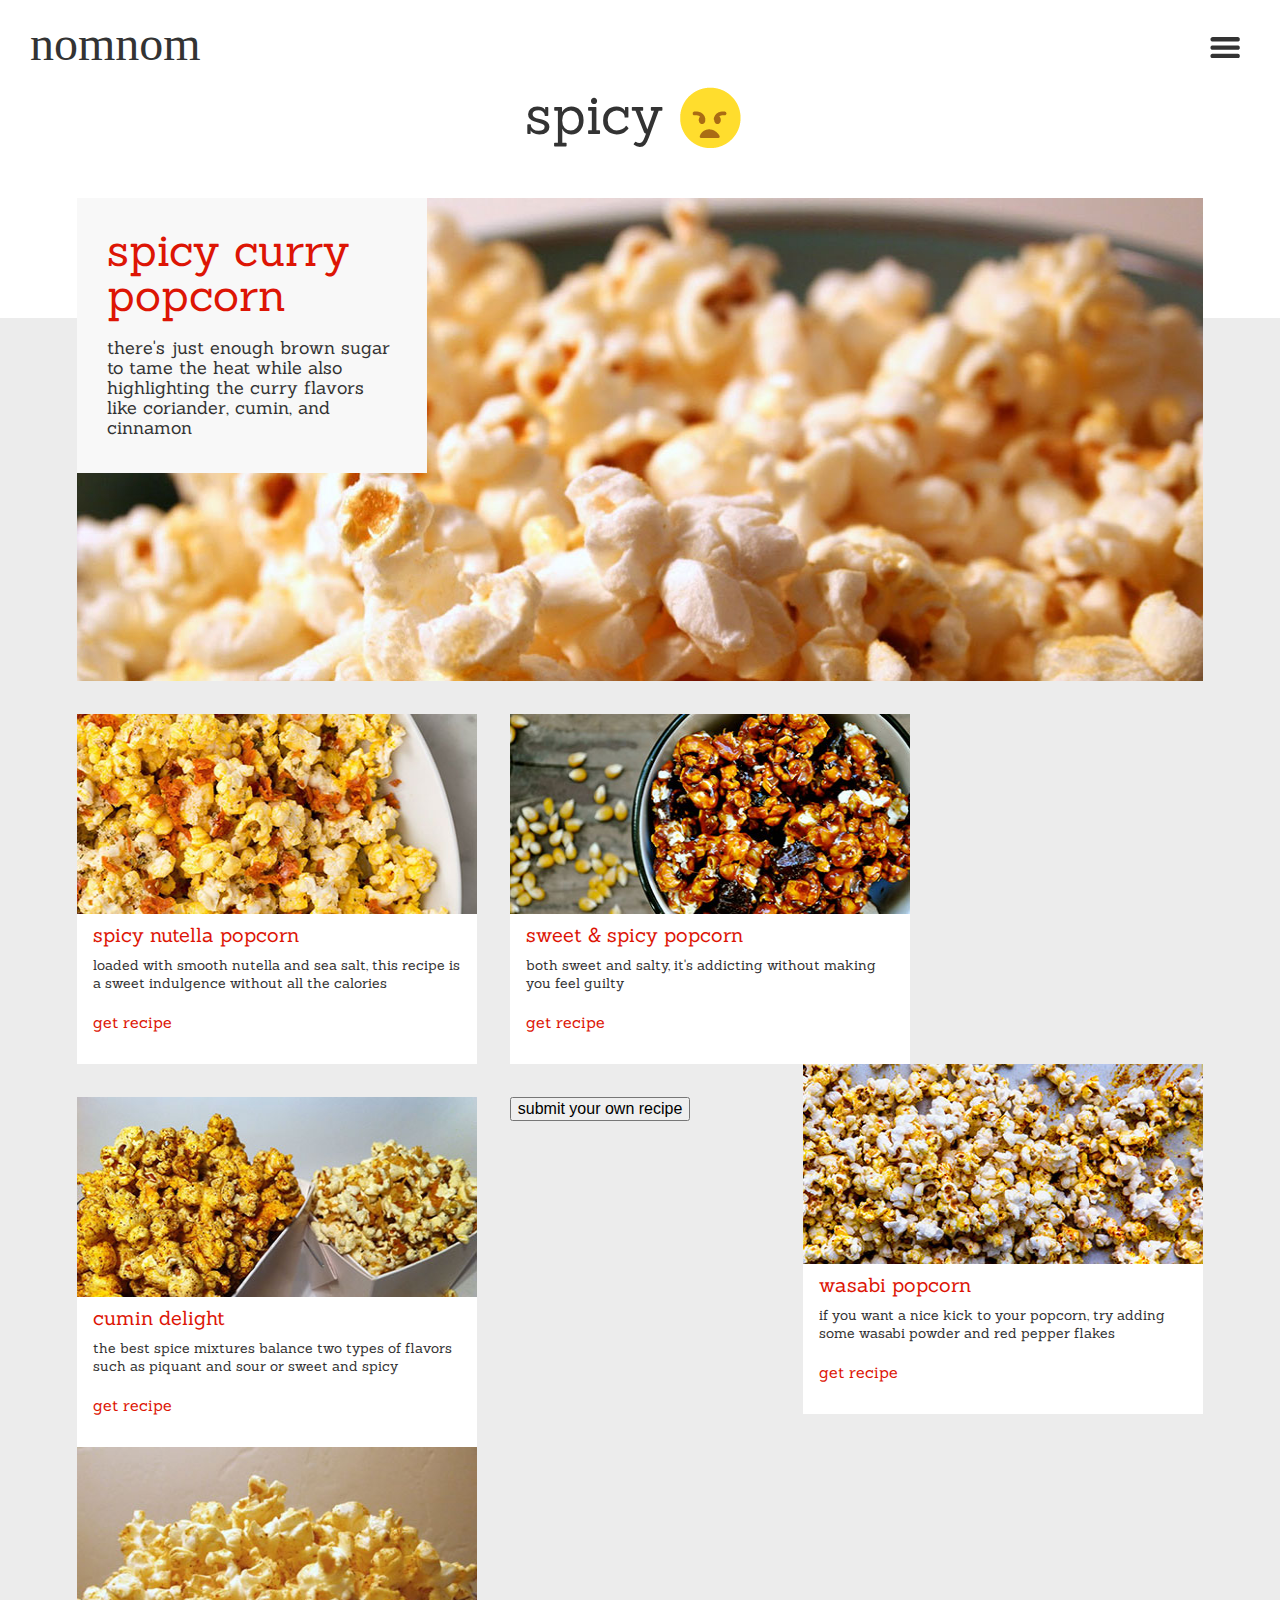
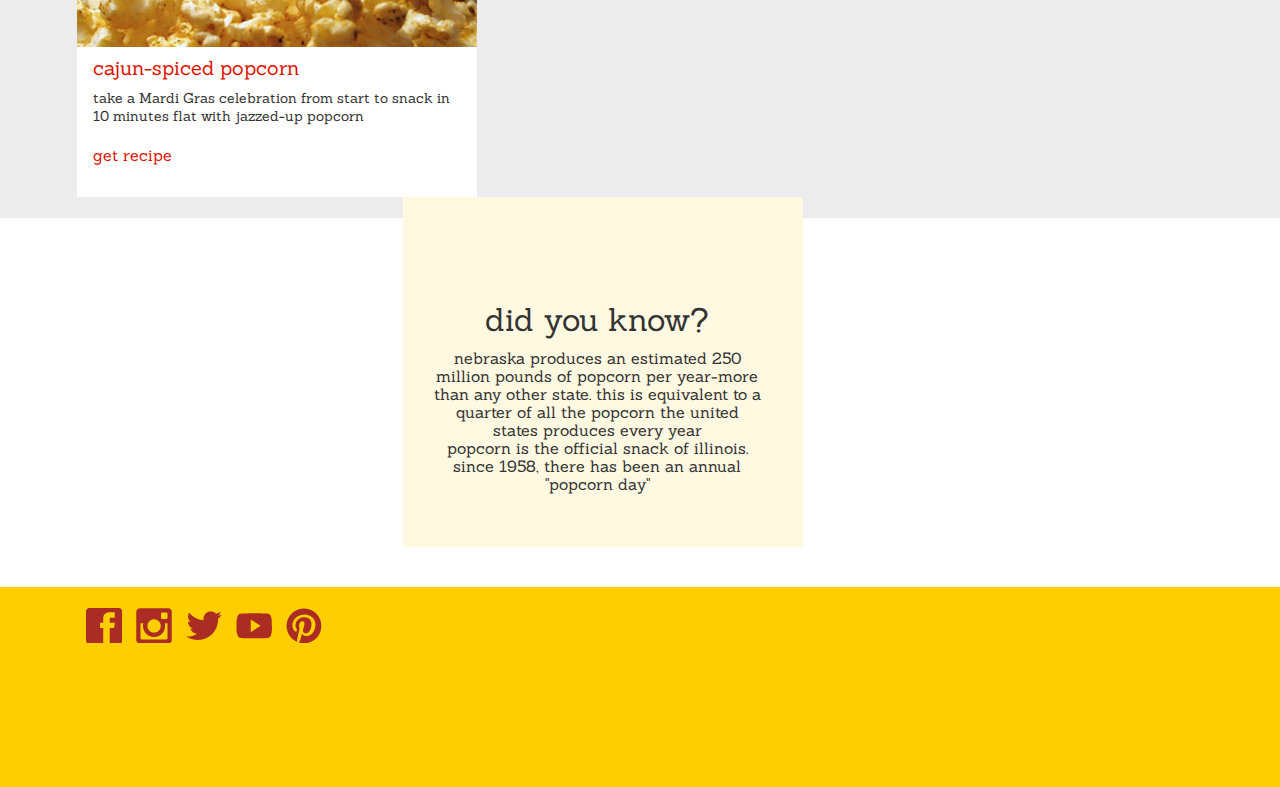
<file: angry.html>
<!DOCTYPE html>
    <html>
        <head>
            <meta name="viewport" content="width=device-width, minimum-scale=1.0, maximum-scale=1.0, user-scalable=no" />
            <meta name=“description” content=“nomnom” />
            <meta name=“keywords” content=“nomnom” />
            <meta name=“author” content=“nomnom” />
            <link rel="stylesheet" type="text/css" href="css/normalize.css">
            <link rel="stylesheet" type="text/css" href="css/reset.css">
            <link rel="stylesheet" type="text/css" href="css/style.css">
            <title>angry nomnom</title>
            <script src="https://code.jquery.com/jquery-1.12.0.min.js"></script>
            <link href='https://fonts.googleapis.com/css?family=Sanchez:400,400italic' rel='stylesheet' type='text/css'>      
        </head>

        <body id="recipe">
            <header>
                <div class="logo">
                    <a href="index.html">nomnom</a>
                </div>

                <div class="hamburger-icon">
                        <img src="images/hamburger.png">
                </div>
            </header>
                    <nav>
                        <div class="cancel-icon">
                            <img src="images/cancel.png">
                        </div>
                        <ul>
                            <li id="top-item"><a href="index.html">home</a></li>                            
                            <li><a href="happy.html">sweet recipes</a></li>
                            <li><a href="silly.html">savory recipes</a></li>
                            <li><a href="angry.html">spicy recipes</a></li>
                            <li><a href="sad.html">sweet &amp salty recipes</a></li>
                            <li><a href="history.html">history of popcorn</a></li>
<!--                             <li id="last-item"><a href="popping-methods.html">traditional popping methods</a></li> -->
                        </ul>
                    </nav>

            <div class="title">
                <h1>spicy</h1>
                <div class="small-emoji">
                    <img src="images/angry-small.gif">
                </div>
            </div>

            <div class="grey">

                <div class="structure">
                    <div class="featured-spicy">
                        <div class="recipe-title">
                            <a href="http://www.kitchentreaty.com/spicy-curry-popcorn/" target="_blank">spicy curry popcorn</a>
                            <p> there's just enough brown sugar to tame the heat while also highlighting the curry flavors like coriander, cumin, and cinnamon</p>
                        </div>
                    </div>

                   <div class="recipe-parent cf">
                        <div class="more-recipes">
                            <div class="column">
                                <a href="http://www.kitchentreaty.com/spicy-curry-popcorn/" target="_blank">
                                    <div class="column-img">
                                        <img src="images/spicy-nutella.jpg">
                                    </div></a>

                                <div class="column-text">
                                    <p class="column-title"><a href="http://www.kitchentreaty.com/spicy-curry-popcorn/" target="_blank">spicy nutella popcorn</a></p>

                                    <p class="column-blurb">loaded with smooth nutella and sea salt, this recipe is a sweet indulgence without all the calories</p>

                                    <div class="get-recipe">
                                        <a href="http://www.kitchentreaty.com/spicy-curry-popcorn/" target="_blank">get recipe</a>
                                    </div>
                                </div>
                            </div>

                            <div class="column">
                                <a href="http://www.savorysimple.net/sweet-and-spicy-curried-popcorn/" target="_blank">
                                    <div class="column-img">
                                        <img src="images/sweet-spicy.jpg">
                                    </div></a>

                                <div class="column-text">
                                    <p class="column-title"><a href="http://www.savorysimple.net/sweet-and-spicy-curried-popcorn/" target="_blank">sweet &amp spicy popcorn</a></p>

                                    <p class="column-blurb">both sweet and salty, it's addicting without making you feel guilty</p>

                                    <div class="get-recipe">
                                        <a href="http://www.savorysimple.net/sweet-and-spicy-curried-popcorn/" target="_blank">get recipe</a>
                                    </div>
                                </div>
                            </div>

                            <div id="column">
                                <a href="http://brooklynfarmgirl.com/2013/12/31/wasabi-soy-sauce-popcorn/" target="_blank">
                                    <div class="column-img">
                                        <img src="images/wasabi.jpg">
                                    </div></a>

                                    <div class="column-text">
                                        <p class="column-title"><a href="http://brooklynfarmgirl.com/2013/12/31/wasabi-soy-sauce-popcorn/" target="_blank">wasabi popcorn</a></p>

                                        <p class="column-blurb">if you want a nice kick to your popcorn, try adding some wasabi powder and red pepper flakes</p>

                                        <div class="get-recipe">
                                        <a href="http://brooklynfarmgirl.com/2013/12/31/wasabi-soy-sauce-popcorn/" target="_blank">get recipe</a>
                                        </div>
                                    </div>
                            </div>

                            <div class="row-2">
                                <div class="column">
                                    <a href="http://www.foodnetwork.com/recipes/food-network-kitchens/spiced-popcorn-recipe.html" target="_blank">
                                        <div class="column-img">
                                            <img src="images/spiced-cumin.jpg">
                                        </div></a>

                                    <div class="column-text">
                                        <p class="column-title"><a href="http://www.foodnetwork.com/recipes/food-network-kitchens/spiced-popcorn-recipe.html" target="_blank">cumin delight</a></p>

                                        <p class="column-blurb">the best spice mixtures balance two types of flavors such as piquant and sour or sweet and spicy</p>

                                        <div class="get-recipe">
                                            <a href="http://www.foodnetwork.com/recipes/food-network-kitchens/spiced-popcorn-recipe.html" target="_blank">get recipe</a>
                                        </div>
                                    </div>
                                </div>

                                <div class="column">
                                    <a href="http://allrecipes.com/recipe/149548/cajun-spiced-popcorn/" target="_blank">
                                        <div class="column-img">
                                            <img src="images/cajun-spiced.jpg">
                                        </div></a>

                                    <div class="column-text">
                                    <p class="column-title"><a href="http://allrecipes.com/recipe/149548/cajun-spiced-popcorn/" target="_blank">cajun-spiced popcorn</a></p>

                                    <p class="column-blurb">take a Mardi Gras celebration from start to snack in 10 minutes flat with jazzed-up popcorn</p>

                                    <div class="get-recipe">
                                        <a href="http://allrecipes.com/recipe/149548/cajun-spiced-popcorn/" target="_blank">get recipe</a>
                                    </div>
                                </div>
                            </div>

                            <div class="did-you-know">
                                    <div class="did-you-know-text">
                                        <h1>did you know?</h1>
                                        <div class="text-1" style="font-family: Sanchez; font-size: 1em; line-height: 18px; color: #333;">nebraska produces an estimated 250 million pounds of popcorn per year-more than any other state. this is equivalent to a quarter of all the popcorn the united states produces every year
                                        </div>
                                        <div class="text-2" style="font-family: Sanchez; font-size: 1em; line-height: 18px; color: #333;">popcorn is the official snack of illinois. since 1958, there has been an annual "popcorn day"
                                        </div>
<!--                                         <div class="text-3" style="display:none;">Both the American Dietetic Association and the American Diabetes Association say that popcorn can be exchanged for bread for people on weight control diets
                                        </div>
                                        <div class="text-4" style="display:none;">Unpopped popcorn should not be stored in the refrigerator. The refrigerator will dry out the moisture in the kernels. Without the moisture, popcorn will not pop. The ideal place to store popcorn is in a cool, dry cupboard.
                                        </div> -->                      
                                    </div>
                            </div>

                            <a href="submit-your-own.html"><button type="button" class="submit">submit your own recipe</button></a>
                    </div>
                </div>
            </div>

            <footer class="happy-footer">
                <ul>
                    <li><a href="http://www.facebook.com" target="_blank">
                            <div class="fb">
                                <img src="images/fb.png">
                            </div></a>
                    </li>

                    <li><a href="http://www.instagram.com" target="_blank">
                            <div class="instagram">
                                <img src="images/instagram.png">
                            </div></a>
                    </li>
                    
                    <li><a href="http://www.twitter.com" target="_blank">
                            <div class="twitter">
                                <img src="images/twitter.png">
                            </div></a>
                    </li>

                    <li><a href="http://www.youtube.com" target="_blank">
                            <div class="yt">
                                <img src="images/yt.png">
                            </div></a>
                    </li>
                    <li><a href="http://www.pinterest.com" target="_blank">
                            <div class="pinterest">
                                <img src="images/pinterest.png">
                            </div></a>
                    </li>
                </ul>
            </footer> 
            <script src="js/main.js"></script>
          
        </body>
    </html>
</file>
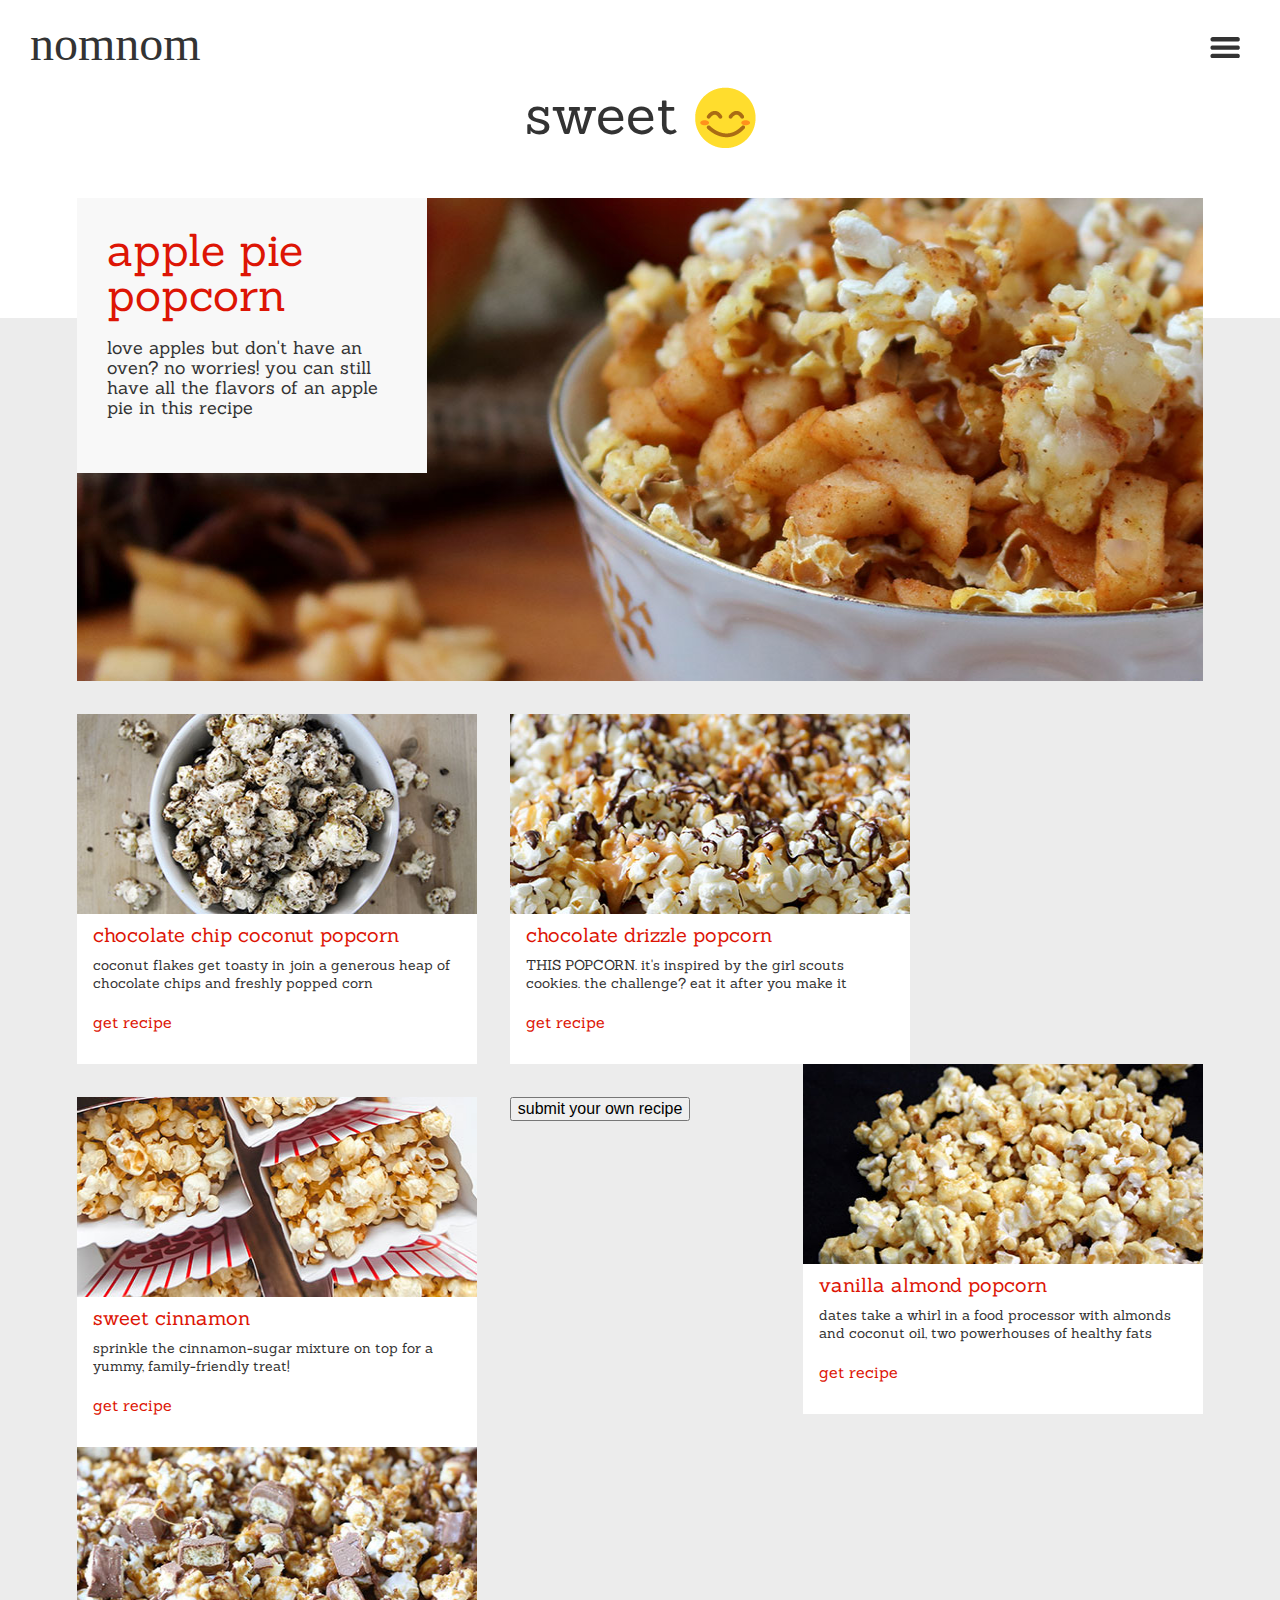
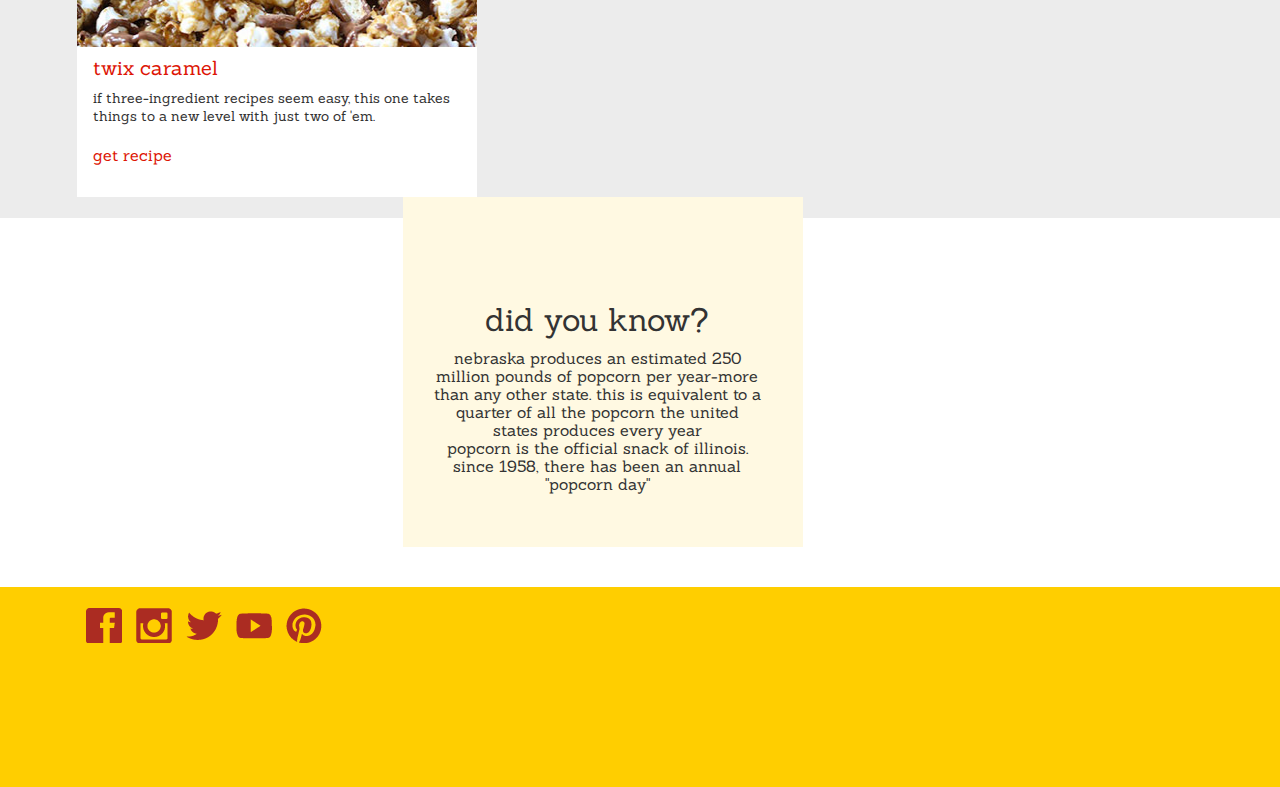
<file: happy.html>
<!DOCTYPE html>
    <html>
        <head>
            <meta name="viewport" content="width=device-width, minimum-scale=1.0, maximum-scale=1.0, user-scalable=no" />
            <meta name=“description” content=“nomnom” />
            <meta name=“keywords” content=“nomnom” />
            <meta name=“author” content=“nomnom” />
            <link rel="stylesheet" type="text/css" href="css/normalize.css">
            <link rel="stylesheet" type="text/css" href="css/reset.css">
            <link rel="stylesheet" type="text/css" href="css/style.css">
            <title>happy nomnom</title>
            <script src="https://code.jquery.com/jquery-1.12.0.min.js"></script>
            <link href='https://fonts.googleapis.com/css?family=Sanchez:400,400italic' rel='stylesheet' type='text/css'>      
        </head>

        <body id="recipe">
            <header>
                <div class="logo">
                    <a href="index.html">nomnom</a>
                </div>

                <div class="hamburger-icon">
                        <img src="images/hamburger.png">
                </div>
            </header>
                    <nav>
                        <div class="cancel-icon">
                            <img src="images/cancel.png">
                        </div>
                        <ul>
                            <li id="top-item"><a href="index.html">home</a></li>                            
                            <li><a href="happy.html">sweet recipes</a></li>
                            <li><a href="silly.html">savory recipes</a></li>
                            <li><a href="angry.html">spicy recipes</a></li>
                            <li><a href="sad.html">sweet &amp salty recipes</a></li>
                            <li><a href="history.html">history of popcorn</a></li>
<!--                             <li id="last-item"><a href="popping-methods.html">traditional popping methods</a></li> -->
                        </ul>
                    </nav>

            <div class="title">
                <h1>sweet</h1>
                <div class="small-emoji">
                    <img src="images/happy-small.gif">
                </div>
            </div>

            <div class="grey">

                <div class="structure">
                    <div class="featured">
                        <div class="recipe-title">
                            <a href="http://sweetasacookie.com/apple-pie-popcorn/" target="_blank">apple pie popcorn</a>
                            <p>love apples but don't have an oven? no worries! you can still have all the flavors of an apple pie in this recipe</p>
                        </div>
                    </div>

                   <div class="recipe-parent cf">
                        <div class="more-recipes">
                            <div class="column">
                                <a href="https://marlameridith.com/chocolate-chip-coconut-popcorn-recipe/" target="_blank">
                                    <div class="column-img">
                                        <img src="images/cacao-dusted-coconut-popcorn.jpg">
                                    </div></a>

                                <div class="column-text">
                                    <p class="column-title"><a href="https://marlameridith.com/chocolate-chip-coconut-popcorn-recipe/" target="_blank">chocolate chip coconut popcorn</a></p>

                                    <p class="column-blurb">coconut flakes get toasty in join a generous heap of chocolate chips and freshly popped corn</p>

                                    <div class="get-recipe">
                                        <a href="https://marlameridith.com/chocolate-chip-coconut-popcorn-recipe/" target="_blank">get recipe</a>
                                    </div>
                                </div>
                            </div>

                            <div class="column">
                                <a href="http://nutritiontwins.com/chocolate-drizzle-popcorn/" target="_blank">
                                    <div class="column-img">
                                        <img src="images/chocolate-drizzle.jpg">
                                    </div></a>

                                <div class="column-text">
                                    <p class="column-title"><a href="http://nutritiontwins.com/chocolate-drizzle-popcorn/" target="_blank">chocolate drizzle popcorn</a></p>

                                    <p class="column-blurb">THIS POPCORN. it's inspired by the girl scouts cookies. the challenge? eat it after you make it</p>

                                    <div class="get-recipe">
                                        <a href="http://nutritiontwins.com/chocolate-drizzle-popcorn/" target="_blank">get recipe</a>
                                    </div>
                                </div>
                            </div>

                            <div id="column">
                                <a href="http://realfoodrealdeals.com/vanilla-almond-popcorn/" target="_blank">
                                    <div class="column-img">
                                        <img src="images/vanilla-almond.jpg">
                                    </div></a>

                                    <div class="column-text">
                                        <p class="column-title"><a href="http://realfoodrealdeals.com/vanilla-almond-popcorn/" target="_blank">vanilla almond popcorn</a></p>

                                        <p class="column-blurb">dates take a whirl in a food processor with almonds and coconut oil, two powerhouses of healthy fats</p>

                                        <div class="get-recipe">
                                        <a href="http://realfoodrealdeals.com/vanilla-almond-popcorn/" target="_blank">get recipe</a>
                                        </div>
                                    </div>
                            </div>

                            <div class="row-2">
                                <div class="column">
                                    <a href="http://wishwishwish.net/2015/01/cinema-sweet-popcorn-recipe/" target="_blank">
                                        <div class="column-img">
                                            <img src="images/cinnamon-sweet.jpg">
                                        </div></a>

                                    <div class="column-text">
                                        <p class="column-title"><a href="http://wishwishwish.net/2015/01/cinema-sweet-popcorn-recipe/" target="_blank">sweet cinnamon</a></p>

                                        <p class="column-blurb"> sprinkle the cinnamon-sugar mixture on top for a yummy, family-friendly treat!</p>

                                        <div class="get-recipe">
                                            <a href="http://wishwishwish.net/2015/01/cinema-sweet-popcorn-recipe/" target="_blank">get recipe</a>
                                        </div>
                                    </div>
                                </div>

                                <div class="column">
                                    <a href="http://www.twopeasandtheirpod.com/twix-caramel-popcorn/" target="_blank">
                                        <div class="column-img">
                                            <img src="images/twix-caramel-popcorn.jpg">
                                        </div></a>

                                    <div class="column-text">
                                    <p class="column-title"><a href="http://www.twopeasandtheirpod.com/twix-caramel-popcorn/" target="_blank">twix caramel</a></p>

                                    <p class="column-blurb">if three-ingredient recipes seem easy, this one takes things to a new level with just two of 'em.</p>

                                    <div class="get-recipe">
                                        <a href="http://www.twopeasandtheirpod.com/twix-caramel-popcorn/" target="_blank">get recipe</a>
                                    </div>
                                </div>
                            </div>

                            <div class="did-you-know">
                                    <div class="did-you-know-text">
                                        <h1>did you know?</h1>
                                        <div class="text-1" style="font-family: Sanchez; font-size: 1em; line-height: 18px; color: #333;">nebraska produces an estimated 250 million pounds of popcorn per year-more than any other state. this is equivalent to a quarter of all the popcorn the united states produces every year
                                        </div>
                                        <div class="text-2" style="font-family: Sanchez; font-size: 1em; line-height: 18px; color: #333;">popcorn is the official snack of illinois. since 1958, there has been an annual "popcorn day"
                                        </div>
<!--                                         <div class="text-3" style="display:none;">Both the American Dietetic Association and the American Diabetes Association say that popcorn can be exchanged for bread for people on weight control diets
                                        </div>
                                        <div class="text-4" style="display:none;">Unpopped popcorn should not be stored in the refrigerator. The refrigerator will dry out the moisture in the kernels. Without the moisture, popcorn will not pop. The ideal place to store popcorn is in a cool, dry cupboard.
                                        </div> -->                      
                                    </div>
                            </div>

                            <a href="submit-your-own.html"><button type="button" class="submit">submit your own recipe</button></a>
                    </div>
                </div>
            </div>

            <footer class="happy-footer">
                <ul>
                    <li><a href="http://www.facebook.com" target="_blank">
                            <div class="fb">
                                <img src="images/fb.png">
                            </div></a>
                    </li>

                    <li><a href="http://www.instagram.com" target="_blank">
                            <div class="instagram">
                                <img src="images/instagram.png">
                            </div></a>
                    </li>
                    
                    <li><a href="http://www.twitter.com" target="_blank">
                            <div class="twitter">
                                <img src="images/twitter.png">
                            </div></a>
                    </li>

                    <li><a href="http://www.youtube.com" target="_blank">
                            <div class="yt">
                                <img src="images/yt.png">
                            </div></a>
                    </li>
                    <li><a href="http://www.pinterest.com" target="_blank">
                            <div class="pinterest">
                                <img src="images/pinterest.png">
                            </div></a>
                    </li>
                </ul>
            </footer> 
            <script src="js/main.js"></script>
          
        </body>
    </html>
</file>
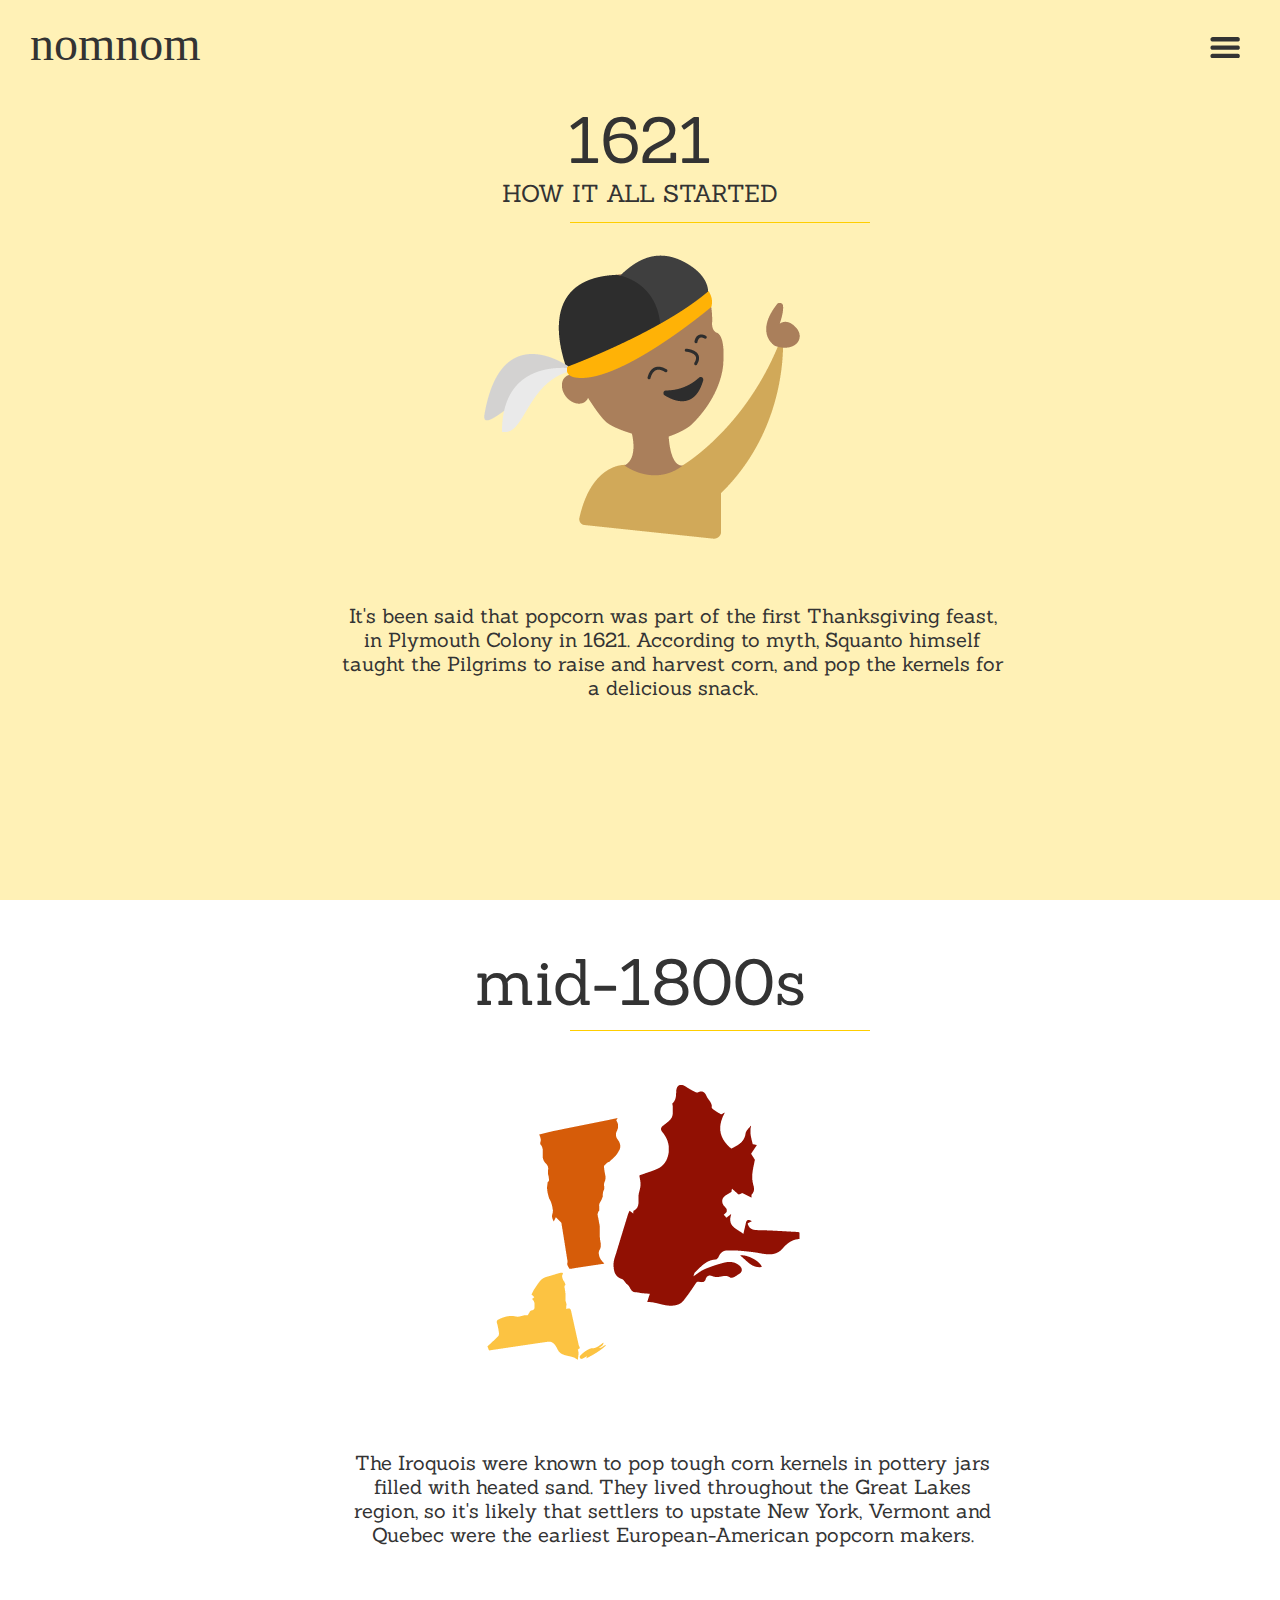
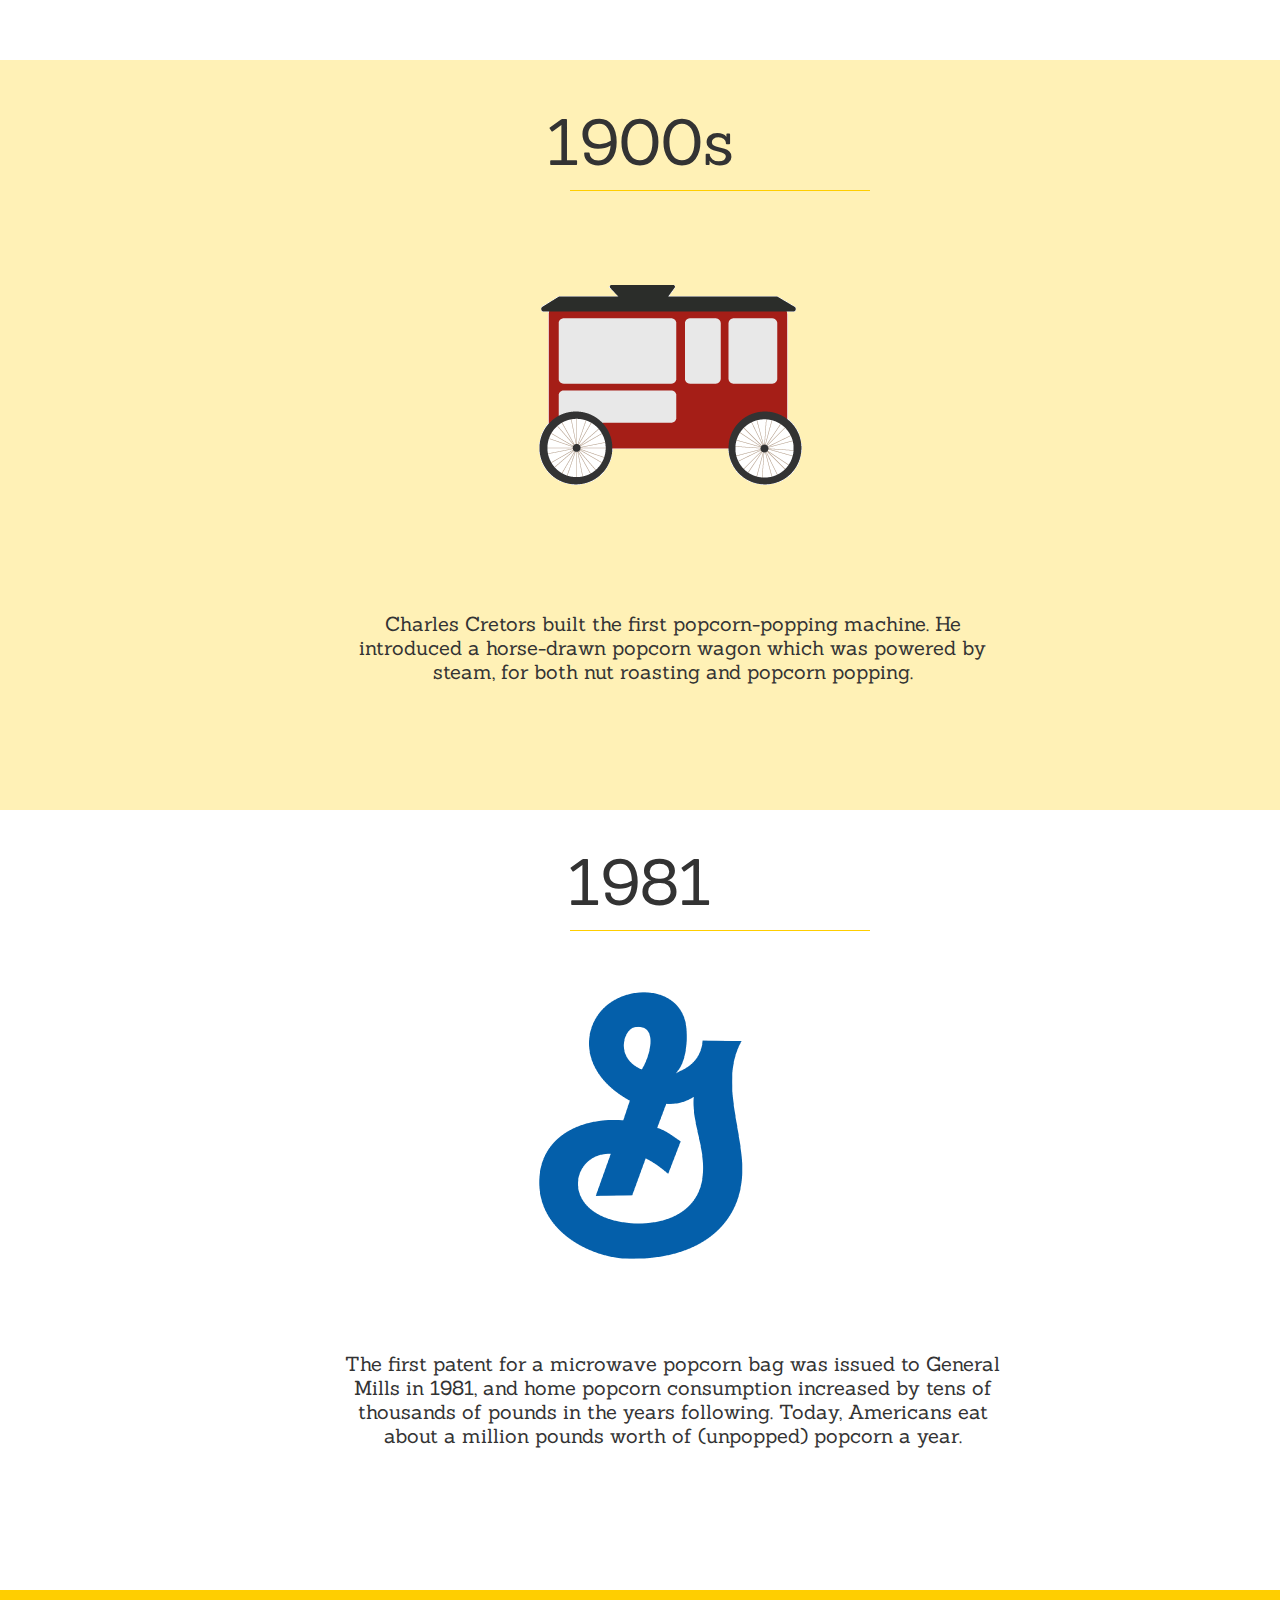
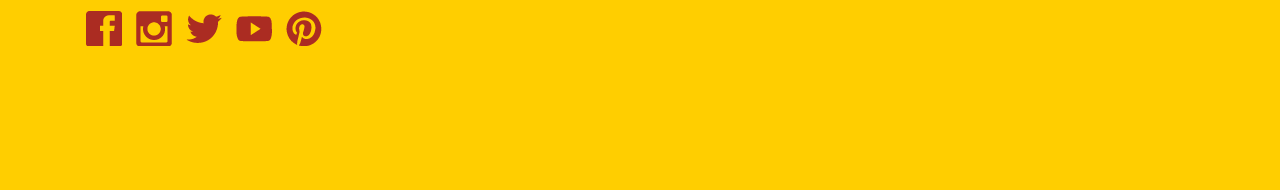
<file: history.html>
<!DOCTYPE html>
    <html>
        <head>
            <meta name="viewport" content="width=device-width, minimum-scale=1.0, maximum-scale=1.0, user-scalable=no" />
            <meta name=“description” content=“nomnom” />
            <meta name=“keywords” content=“nomnom” />
            <meta name=“author” content=“nomnom” />
           <!--  <link rel="stylesheet" type="text/css" href="css/normalize.css"> -->
            <link rel="stylesheet" type="text/css" href="css/reset.css">
            <link rel="stylesheet" type="text/css" href="css/style.css">
            <title>history nomnom</title>
            <script src="https://code.jquery.com/jquery-1.12.0.min.js"></script>
           <script type="text/javascript" src="https://netdna.bootstrapcdn.com/bootstrap/3.1.1/js/bootstrap.min.js"></script>
            <link href='https://fonts.googleapis.com/css?family=Sanchez:400,400italic' rel='stylesheet' type='text/css'>      
        </head>

        <body>
            <div id="top-image">
                <header>
                    <div class="logo">
                        <a href="index.html">nomnom</a>
                    </div>

                    <div class="hamburger-icon">
                        <img src="images/hamburger.png">
                    </div>
                </header>
                    <nav>
                        <div class="cancel-icon">
                            <img src="images/cancel.png">
                        </div>
                        <ul>
                            <li id="top-item"><a href="index.html">home</a></li>                            
                            <li><a href="happy.html">sweet recipes</a></li>
                            <li><a href="silly.html">savory recipes</a></li>
                            <li><a href="angry.html">spicy recipes</a></li>
                            <li><a href="sad.html">sweet &amp salty recipes</a></li>
                            <li><a href="history.html">history of popcorn</a></li>
<!--                             <li id="last-item"><a href="popping-methods.html">traditional popping methods</a></li> -->
                        </ul>
                    </nav>

                    <div class="date">
                        <p>1621</p>
                    </div>

                    <div class="first-text">
                        <p>HOW IT ALL STARTED</p>
                    </div>

                    <div class="divider-top">
                    </div>

                    <div class="squanto">
                        <img src="images/squanto.png">
                    </div>

                    <div class="second-text">
                        <p>It's been said that popcorn was part of the first Thanksgiving feast, in Plymouth Colony in 1621. According to myth, Squanto himself taught the Pilgrims to raise and harvest corn, and pop the kernels for a delicious snack.</p>
                    </div>              
                </header>
            </div>

            <div id="image-list">
                <div class="second">
                    <div class="date">
                        <p>mid-1800s</p>
                    </div>

                    <div class="divider-top">
                    </div>

                    <div class="states">
                        <img src="images/ny-vt-quebec.gif">
                    </div>

                    <div class="second-text">
                        <p>The Iroquois were known to pop tough corn kernels in pottery jars filled with heated sand. They lived throughout the Great Lakes region, so it's likely that settlers to upstate New York, Vermont and Quebec were the earliest European-American popcorn makers.</p>
                    </div>

                </div>

                <div class="third">
                    <div class="date">
                        <p>1900s</p>
                    </div>

                    <div class="divider-top">
                    </div>
                    
                    <div class="states">
                        <img src="images/popcorn-wagon-test.gif">
                    </div>

                    <div class="second-text">
                        <p>Charles Cretors built the first popcorn-popping machine. He introduced a horse-drawn popcorn wagon which was powered by steam, for both nut roasting and popcorn popping.</p>
                    </div>
                </div>

                <div class="fourth">
                    <div class="date">
                        <p>1981</p>
                    </div>

                    <div class="divider-top">
                    </div>

                    <div class="states">
                        <img src="images/general-mills.png">
                    </div>

                    <div class="second-text">
                        <p>The first patent for a microwave popcorn bag was issued to General Mills in 1981, and home popcorn consumption increased by tens of thousands of pounds in the years following. Today, Americans eat about a million pounds worth of (unpopped) popcorn a year.</p>
                    </div>
                </div>                                
            </div>

            <footer class="happy-footer">
                <ul>
                    <li><a href="http://www.facebook.com" target="_blank">
                            <div class="fb">
                                <img src="images/fb.png">
                            </div></a>
                    </li>

                    <li><a href="http://www.instagram.com" target="_blank">
                            <div class="instagram">
                                <img src="images/instagram.png">
                            </div></a>
                    </li>
                    
                    <li><a href="http://www.twitter.com" target="_blank">
                            <div class="twitter">
                                <img src="images/twitter.png">
                            </div></a>
                    </li>

                    <li><a href="http://www.youtube.com" target="_blank">
                            <div class="yt">
                                <img src="images/yt.png">
                            </div></a>
                    </li>
                    <li><a href="http://www.pinterest.com" target="_blank">
                            <div class="pinterest">
                                <img src="images/pinterest.png">
                            </div></a>
                    </li>
                </ul>
            </footer> 
            <script src="js/main.js"></script>
        </body>
    </html>
</file>
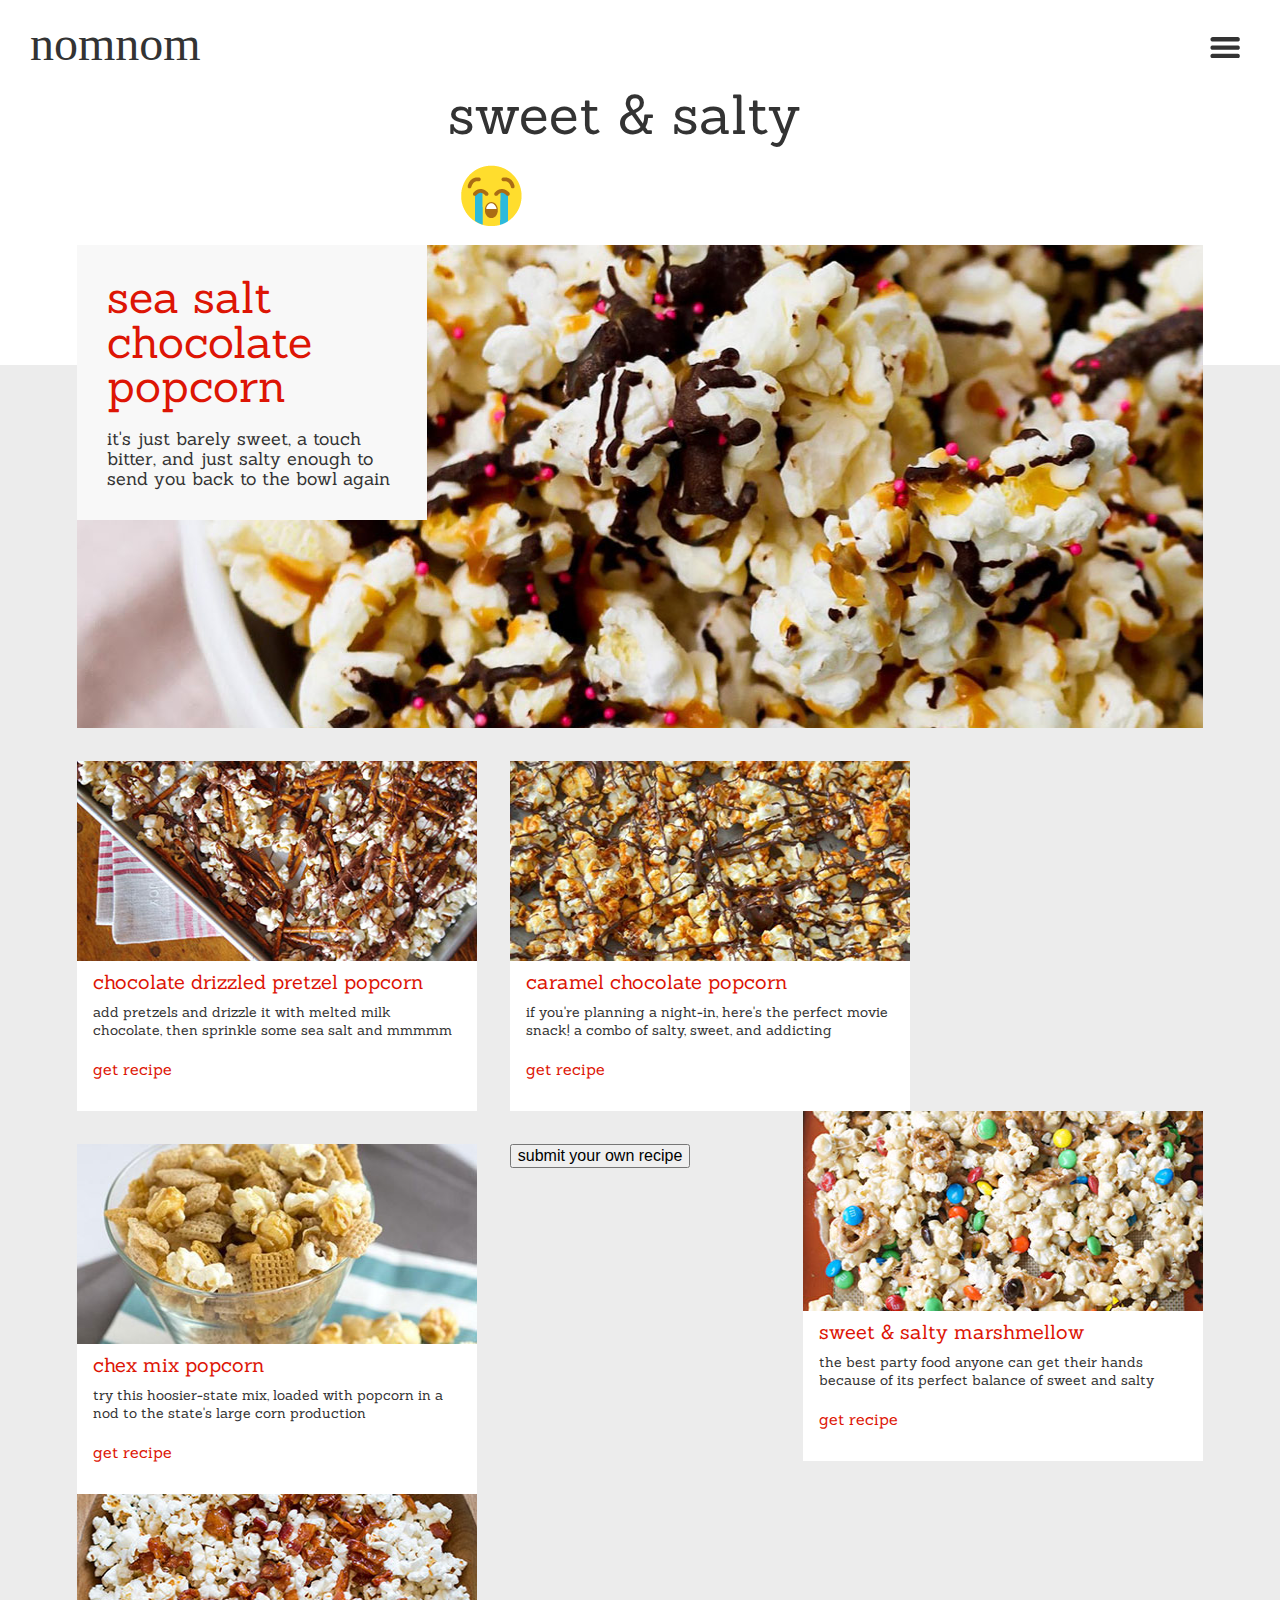
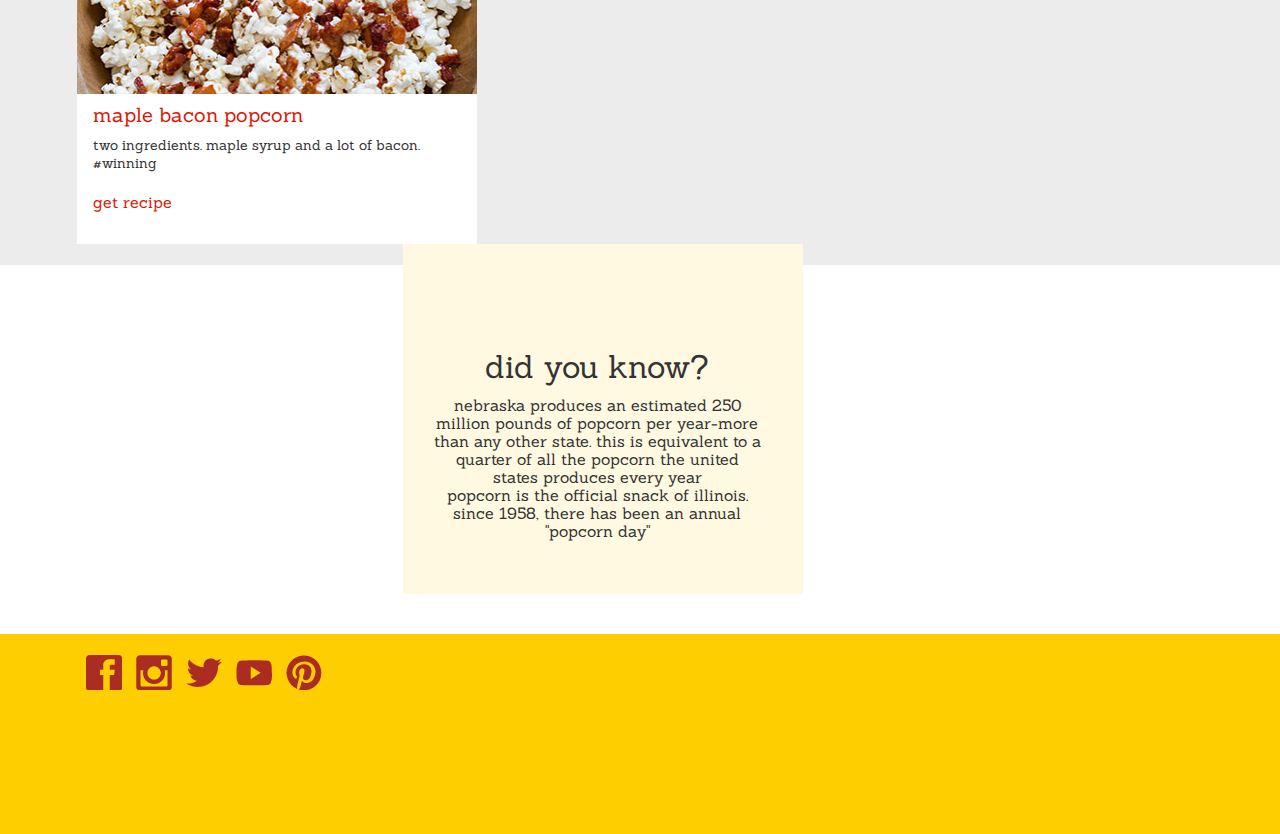
<file: sad.html>
<!DOCTYPE html>
    <html>
        <head>
            <meta name="viewport" content="width=device-width, minimum-scale=1.0, maximum-scale=1.0, user-scalable=no" />
            <meta name=“description” content=“nomnom” />
            <meta name=“keywords” content=“nomnom” />
            <meta name=“author” content=“nomnom” />
            <link rel="stylesheet" type="text/css" href="css/normalize.css">
            <link rel="stylesheet" type="text/css" href="css/reset.css">
            <link rel="stylesheet" type="text/css" href="css/style.css">
            <title>sad nomnom</title>
            <script src="https://code.jquery.com/jquery-1.12.0.min.js"></script>
            <link href='https://fonts.googleapis.com/css?family=Sanchez:400,400italic' rel='stylesheet' type='text/css'>      
        </head>

        <body id="recipe">
            <header>
                <div class="logo">
                    <a href="index.html">nomnom</a>
                </div>

                <div class="hamburger-icon">
                        <img src="images/hamburger.png">
                </div>
            </header>
                    <nav>
                        <div class="cancel-icon">
                            <img src="images/cancel.png">
                        </div>
                        <ul>
                            <li id="top-item"><a href="index.html">home</a></li>                            
                            <li><a href="happy.html">sweet recipes</a></li>
                            <li><a href="silly.html">savory recipes</a></li>
                            <li><a href="angry.html">spicy recipes</a></li>
                            <li><a href="sad.html">sweet &amp salty recipes</a></li>
                            <li><a href="history.html">history of popcorn</a></li>
<!--                             <li id="last-item"><a href="popping-methods.html">traditional popping methods</a></li> -->
                        </ul>
                    </nav>

            <div class="title-sad">
                <h1>sweet &amp salty</h1>
                <div class="small-emoji">
                    <img src="images/sad-small.gif">
                </div>
            </div>

            <div class="grey">

                <div class="structure">
                    <div class="featured-sweet-salty">
                        <div class="recipe-title">
                            <a href="http://www.thekitchn.com/recipe-salted-chocolate-popcorn-recipes-from-the-kitchn-183970" target="_blank">sea salt chocolate popcorn</a>
                            <p>it's just barely sweet, a touch bitter, and just salty enough to send you back to the bowl again</p>
                        </div>
                    </div>

                   <div class="recipe-parent cf">
                        <div class="more-recipes">
                            <div class="column">
                                <a href="http://jennysteffens.blogspot.com/2014/12/chocolate-drizzled-popcorn-pretzels.html" target="_blank">
                                    <div class="column-img">
                                        <img src="images/pretzel.jpg">
                                    </div></a>

                                <div class="column-text">
                                    <p class="column-title"><a href="http://jennysteffens.blogspot.com/2014/12/chocolate-drizzled-popcorn-pretzels.html" target="_blank">chocolate drizzled pretzel popcorn</a></p>

                                    <p class="column-blurb">add pretzels and drizzle it with melted milk chocolate, then sprinkle some sea salt and mmmmm</p>

                                    <div class="get-recipe">
                                        <a href="http://jennysteffens.blogspot.com/2014/12/chocolate-drizzled-popcorn-pretzels.html" target="_blank">get recipe</a>
                                    </div>
                                </div>
                            </div>

                            <div class="column">
                                <a href="http://www.tattooedmartha.com/2014/03/30/caramel-chocolate-popcorn/" target="_blank">
                                    <div class="column-img">
                                        <img src="images/caramel-chocolate.jpg">
                                    </div></a>

                                <div class="column-text">
                                    <p class="column-title"><a href="http://www.tattooedmartha.com/2014/03/30/caramel-chocolate-popcorn/" target="_blank">caramel chocolate popcorn</a></p>

                                    <p class="column-blurb">if you're planning a night-in, here's the perfect movie snack! a combo of salty, sweet, and addicting</p>

                                    <div class="get-recipe">
                                        <a href="http://www.tattooedmartha.com/2014/03/30/caramel-chocolate-popcorn/" target="_blank">get recipe</a>
                                    </div>
                                </div>
                            </div>

                            <div id="column">
                                <a href="http://5boysbaker.com/sweet-salty-marshmallow-popcorn/" target="_blank">
                                    <div class="column-img">
                                        <img src="images/marshmellow.jpg">
                                    </div></a>

                                    <div class="column-text">
                                        <p class="column-title"><a href="http://5boysbaker.com/sweet-salty-marshmallow-popcorn/" target="_blank">sweet &amp salty marshmellow</a></p>

                                        <p class="column-blurb">the best party food anyone can get their hands because of its perfect balance of sweet and salty</p>

                                        <div class="get-recipe">
                                        <a href="http://5boysbaker.com/sweet-salty-marshmallow-popcorn/" target="_blank">get recipe</a>
                                        </div>
                                    </div>
                            </div>

                            <div class="row-2">
                                <div class="column">
                                    <a href="http://www.bettycrocker.com/recipes/sweet-and-salty-popcorn-chex-mix/de19f836-220b-44a9-84ff-b63e0838ed63" target="_blank">
                                        <div class="column-img">
                                            <img src="images/chex-mix.jpg">
                                        </div></a>

                                    <div class="column-text">
                                        <p class="column-title"><a href="http://www.bettycrocker.com/recipes/sweet-and-salty-popcorn-chex-mix/de19f836-220b-44a9-84ff-b63e0838ed63" target="_blank">chex mix popcorn</a></p>

                                        <p class="column-blurb">try this hoosier-state mix, loaded with popcorn in a nod to the state's large corn production</p>

                                        <div class="get-recipe">
                                            <a href="http://www.bettycrocker.com/recipes/sweet-and-salty-popcorn-chex-mix/de19f836-220b-44a9-84ff-b63e0838ed63" target="_blank">get recipe</a>
                                        </div>
                                    </div>
                                </div>

                                <div class="column">
                                    <a href="http://www.foodandwine.com/recipes/maple-bacon-popcorn" target="_blank">
                                        <div class="column-img">
                                            <img src="images/maple-bacon.jpg">
                                        </div></a>

                                    <div class="column-text">
                                    <p class="column-title"><a href="http://www.foodandwine.com/recipes/maple-bacon-popcorn" target="_blank">maple bacon popcorn</a></p>

                                    <p class="column-blurb">two ingredients. maple syrup and a lot of bacon. #winning</p>

                                    <div class="get-recipe">
                                        <a href="http://www.foodandwine.com/recipes/maple-bacon-popcorn" target="_blank">get recipe</a>
                                    </div>
                                </div>
                            </div>

                            <div class="did-you-know">
                                    <div class="did-you-know-text">
                                        <h1>did you know?</h1>
                                        <div class="text-1" style="font-family: Sanchez; font-size: 1em; line-height: 18px; color: #333;">nebraska produces an estimated 250 million pounds of popcorn per year-more than any other state. this is equivalent to a quarter of all the popcorn the united states produces every year
                                        </div>
                                        <div class="text-2" style="font-family: Sanchez; font-size: 1em; line-height: 18px; color: #333;">popcorn is the official snack of illinois. since 1958, there has been an annual "popcorn day"
                                        </div>
<!--                                         <div class="text-3" style="display:none;">Both the American Dietetic Association and the American Diabetes Association say that popcorn can be exchanged for bread for people on weight control diets
                                        </div>
                                        <div class="text-4" style="display:none;">Unpopped popcorn should not be stored in the refrigerator. The refrigerator will dry out the moisture in the kernels. Without the moisture, popcorn will not pop. The ideal place to store popcorn is in a cool, dry cupboard.
                                        </div> -->                      
                                    </div>
                            </div>
                            <a href="submit-your-own.html"><button type="button" class="submit">submit your own recipe</button></a>
                    </div>
                </div>
            </div>

            <footer class="happy-footer">
                <ul>
                    <li><a href="http://www.facebook.com" target="_blank">
                            <div class="fb">
                                <img src="images/fb.png">
                            </div></a>
                    </li>

                    <li><a href="http://www.instagram.com" target="_blank">
                            <div class="instagram">
                                <img src="images/instagram.png">
                            </div></a>
                    </li>
                    
                    <li><a href="http://www.twitter.com" target="_blank">
                            <div class="twitter">
                                <img src="images/twitter.png">
                            </div></a>
                    </li>

                    <li><a href="http://www.youtube.com" target="_blank">
                            <div class="yt">
                                <img src="images/yt.png">
                            </div></a>
                    </li>
                    <li><a href="http://www.pinterest.com" target="_blank">
                            <div class="pinterest">
                                <img src="images/pinterest.png">
                            </div></a>
                    </li>
                </ul>
            </footer> 
            <script src="js/main.js"></script>
          
        </body>
    </html>
</file>
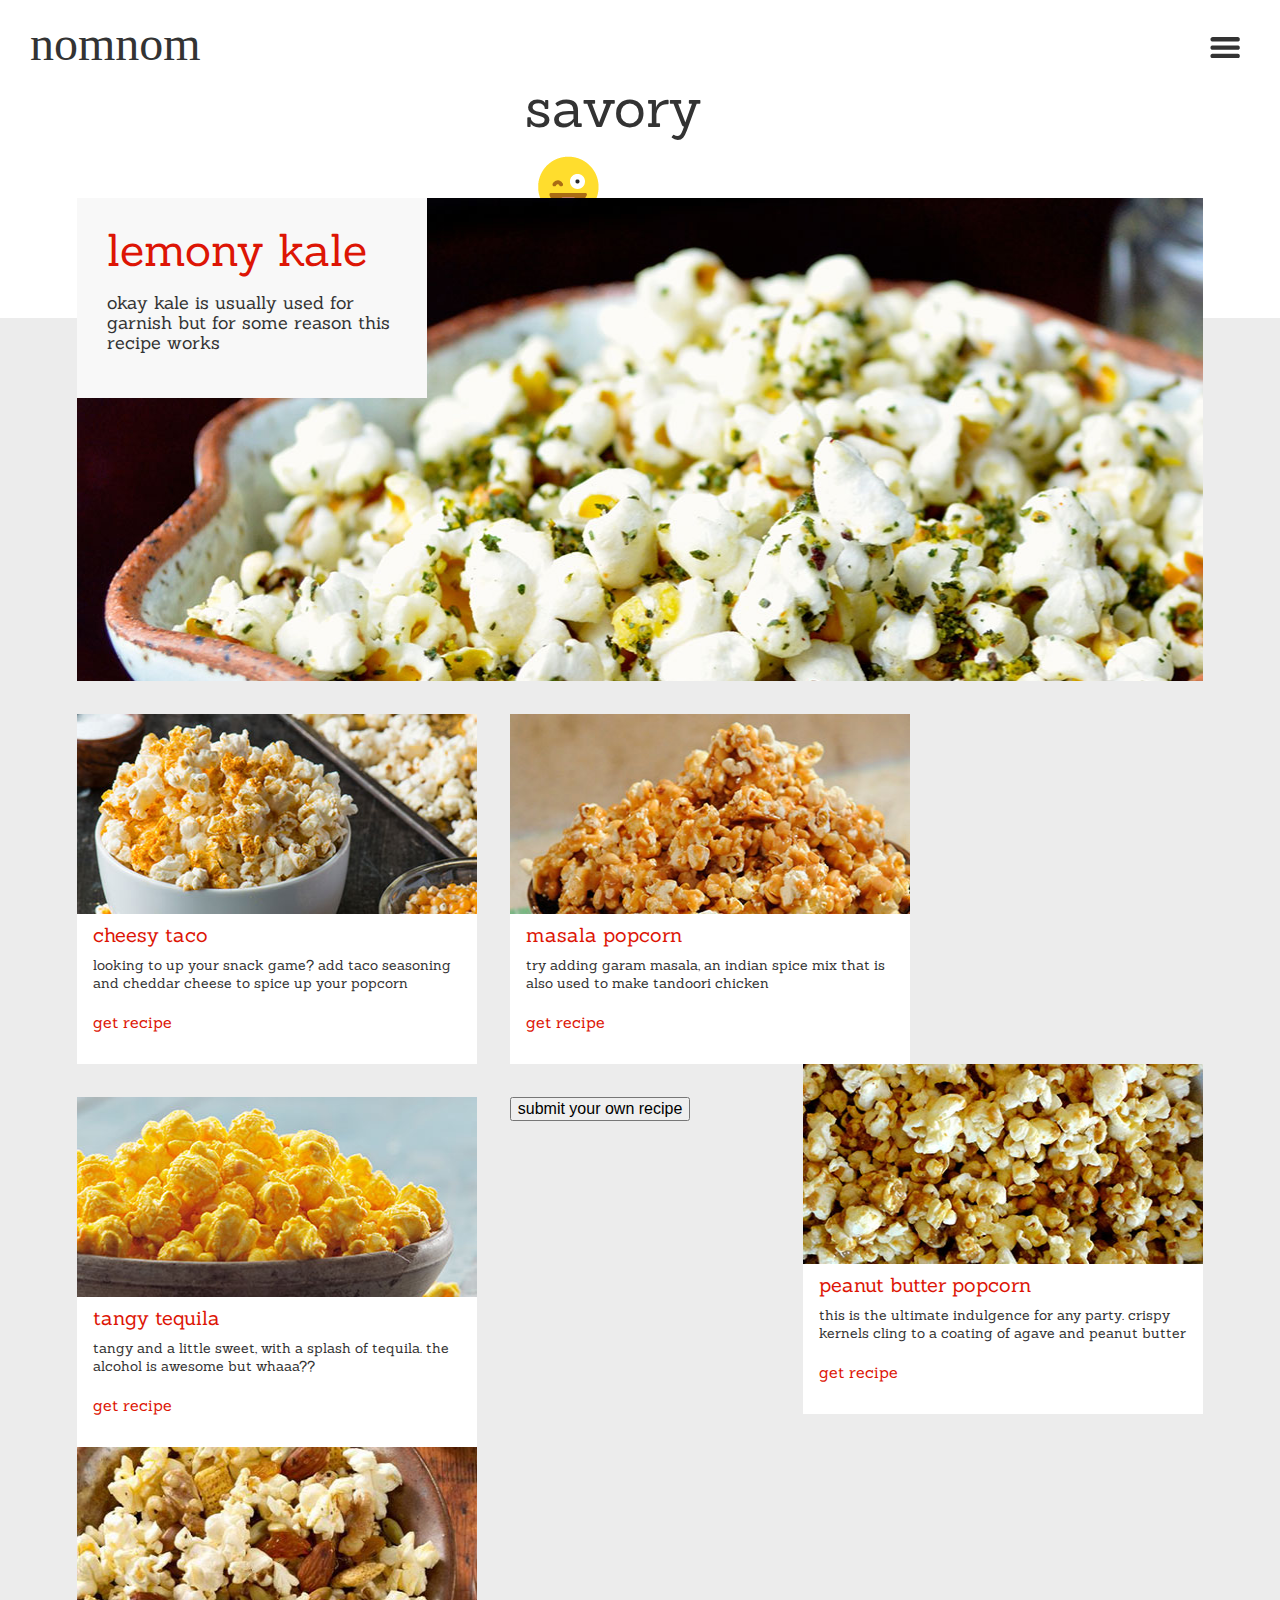
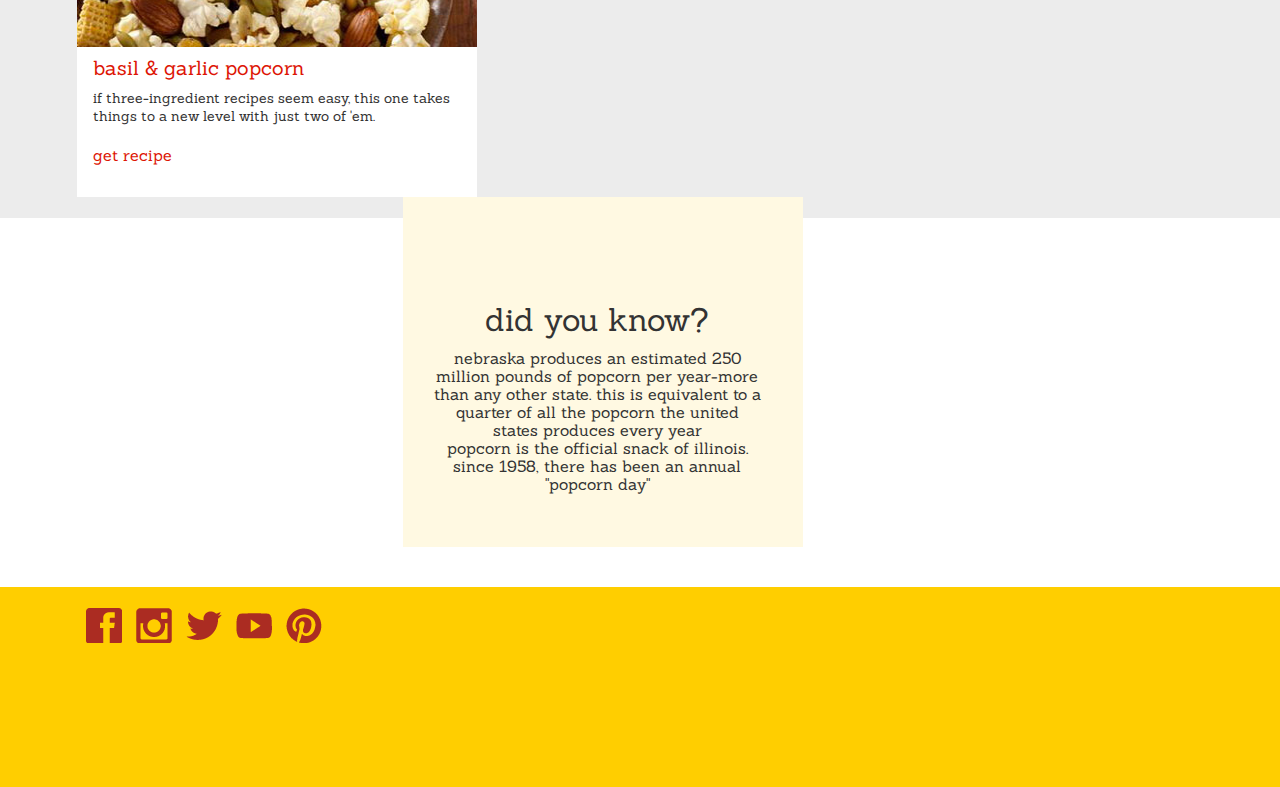
<file: silly.html>
<!DOCTYPE html>
    <html>
        <head>
            <meta name="viewport" content="width=device-width, minimum-scale=1.0, maximum-scale=1.0, user-scalable=no" />
            <meta name=“description” content=“nomnom” />
            <meta name=“keywords” content=“nomnom” />
            <meta name=“author” content=“nomnom” />
            <link rel="stylesheet" type="text/css" href="css/normalize.css">
            <link rel="stylesheet" type="text/css" href="css/reset.css">
            <link rel="stylesheet" type="text/css" href="css/style.css">
            <title>savory nomnom</title>
            <script src="https://code.jquery.com/jquery-1.12.0.min.js"></script>
            <link href='https://fonts.googleapis.com/css?family=Sanchez:400,400italic' rel='stylesheet' type='text/css'>      
        </head>

        <body id="recipe">
            <header>
                <div class="logo">
                    <a href="index.html">nomnom</a>
                </div>

                <div class="hamburger-icon">
                        <img src="images/hamburger.png">
                </div>
            </header>
                    <nav>
                        <div class="cancel-icon">
                            <img src="images/cancel.png">
                        </div>
                        <ul>
                            <li id="top-item"><a href="index.html">home</a></li>                            
                            <li><a href="happy.html">sweet recipes</a></li>
                            <li><a href="silly.html">savory recipes</a></li>
                            <li><a href="angry.html">spicy recipes</a></li>
                            <li><a href="sad.html">sweet &amp salty recipes</a></li>
                            <li><a href="history.html">history of popcorn</a></li>
<!--                             <li id="last-item"><a href="popping-methods.html">traditional popping methods</a></li> -->
                        </ul>
                    </nav>

            <div class="title">
                <h1>savory</h1>
                <div class="small-emoji">
                    <img src="images/silly-small.gif">
                </div>
            </div>

            <div class="grey">

                <div class="structure">
                    <div class="featured-savory">
                        <div class="recipe-title">
                            <a href="http://simplyfreshdinners.com/2014/11/healthy-popcorn-snacks.html" target="_blank">lemony kale</a>
                            <p>okay kale is usually used for garnish but for some reason this recipe works</p>
                        </div>
                    </div>

                   <div class="recipe-parent cf">
                        <div class="more-recipes">
                            <div class="column">
                                <a href="http://www.katiescucina.com/2015/08/cheesy-taco-popcorn/" target="_blank">
                                    <div class="column-img">
                                        <img src="images/cheesy-taco.jpg">
                                    </div></a>

                                <div class="column-text">
                                    <p class="column-title"><a href="http://www.katiescucina.com/2015/08/cheesy-taco-popcorn/" target="_blank">cheesy taco</a></p>

                                    <p class="column-blurb">looking to up your snack game? add taco seasoning and cheddar cheese to spice up your popcorn</p>

                                    <div class="get-recipe">
                                        <a href="http://www.katiescucina.com/2015/08/cheesy-taco-popcorn/" target="_blank">get recipe</a>
                                    </div>
                                </div>
                            </div>

                            <div class="column">
                                <a href="http://thetoughcookie.com/2014/01/03/healthy-garam-masala-popcorn/" target="_blank">
                                    <div class="column-img">
                                        <img src="images/masala.jpg">
                                    </div></a>

                                <div class="column-text">
                                    <p class="column-title"><a href="http://thetoughcookie.com/2014/01/03/healthy-garam-masala-popcorn/" target="_blank">masala popcorn</a></p>

                                    <p class="column-blurb">try adding garam masala, an indian spice mix that is also used to make tandoori chicken</p>

                                    <div class="get-recipe">
                                        <a href="http://thetoughcookie.com/2014/01/03/healthy-garam-masala-popcorn/" target="_blank">get recipe</a>
                                    </div>
                                </div>
                            </div>

                            <div id="column">
                                <a href="http://hungrygems.com/2013/09/03/no-bake-peanut-butter-popcorn/" target="_blank">
                                    <div class="column-img">
                                        <img src="images/peanut-butter.jpg">
                                    </div></a>

                                    <div class="column-text">
                                        <p class="column-title"><a href="http://hungrygems.com/2013/09/03/no-bake-peanut-butter-popcorn/" target="_blank">peanut butter popcorn</a></p>

                                        <p class="column-blurb">this is the ultimate indulgence for any party.  crispy kernels cling to a coating of agave and peanut butter</p>

                                        <div class="get-recipe">
                                        <a href="http://hungrygems.com/2013/09/03/no-bake-peanut-butter-popcorn/" target="_blank">get recipe</a>
                                        </div>
                                    </div>
                            </div>

                            <div class="row-2">
                                <div class="column">
                                    <a href="http://simplyreem.com/tangy-tequila-popcorn/" target="_blank">
                                        <div class="column-img">
                                            <img src="images/tangy-tequila.jpg">
                                        </div></a>

                                    <div class="column-text">
                                        <p class="column-title"><a href="http://simplyreem.com/tangy-tequila-popcorn/" target="_blank">tangy tequila</a></p>

                                        <p class="column-blurb">tangy and a little sweet, with a splash of tequila. the alcohol is awesome but whaaa??</p>

                                        <div class="get-recipe">
                                            <a href="http://simplyreem.com/tangy-tequila-popcorn/" target="_blank">get recipe</a>
                                        </div>
                                    </div>
                                </div>

                                <div class="column">
                                    <a href="http://www.jollytime.com/recipe/garlic-basil-popcorn-trail-mix" target="_blank">
                                        <div class="column-img">
                                            <img src="images/basil-garlic.jpg">
                                        </div></a>

                                    <div class="column-text">
                                    <p class="column-title"><a href="http://www.jollytime.com/recipe/garlic-basil-popcorn-trail-mix" target="_blank">basil &amp garlic popcorn</a></p>

                                    <p class="column-blurb">if three-ingredient recipes seem easy, this one takes things to a new level with just two of 'em.</p>

                                    <div class="get-recipe">
                                        <a href="http://www.jollytime.com/recipe/garlic-basil-popcorn-trail-mix" target="_blank">get recipe</a>
                                    </div>
                                </div>
                            </div>

                            <div class="did-you-know">
                                    <div class="did-you-know-text">
                                        <h1>did you know?</h1>
                                        <div class="text-1" style="font-family: Sanchez; font-size: 1em; line-height: 18px; color: #333;">nebraska produces an estimated 250 million pounds of popcorn per year-more than any other state. this is equivalent to a quarter of all the popcorn the united states produces every year
                                        </div>
                                        <div class="text-2" style="font-family: Sanchez; font-size: 1em; line-height: 18px; color: #333;">popcorn is the official snack of illinois. since 1958, there has been an annual "popcorn day"
                                        </div>
<!--                                         <div class="text-3" style="display:none;">Both the American Dietetic Association and the American Diabetes Association say that popcorn can be exchanged for bread for people on weight control diets
                                        </div>
                                        <div class="text-4" style="display:none;">Unpopped popcorn should not be stored in the refrigerator. The refrigerator will dry out the moisture in the kernels. Without the moisture, popcorn will not pop. The ideal place to store popcorn is in a cool, dry cupboard.
                                        </div> -->                      
                                    </div>
                            </div>
                            <a href="submit-your-own.html"><button type="button" class="submit">submit your own recipe</button></a>
                    </div>
                </div>
            </div>

            <footer class="happy-footer">
                <ul>
                    <li><a href="http://www.facebook.com" target="_blank">
                            <div class="fb">
                                <img src="images/fb.png">
                            </div></a>
                    </li>

                    <li><a href="http://www.instagram.com" target="_blank">
                            <div class="instagram">
                                <img src="images/instagram.png">
                            </div></a>
                    </li>
                    
                    <li><a href="http://www.twitter.com" target="_blank">
                            <div class="twitter">
                                <img src="images/twitter.png">
                            </div></a>
                    </li>

                    <li><a href="http://www.youtube.com" target="_blank">
                            <div class="yt">
                                <img src="images/yt.png">
                            </div></a>
                    </li>
                    <li><a href="http://www.pinterest.com" target="_blank">
                            <div class="pinterest">
                                <img src="images/pinterest.png">
                            </div></a>
                    </li>
                </ul>
            </footer> 
            <script src="js/main.js"></script>
          
        </body>
    </html>
</file>
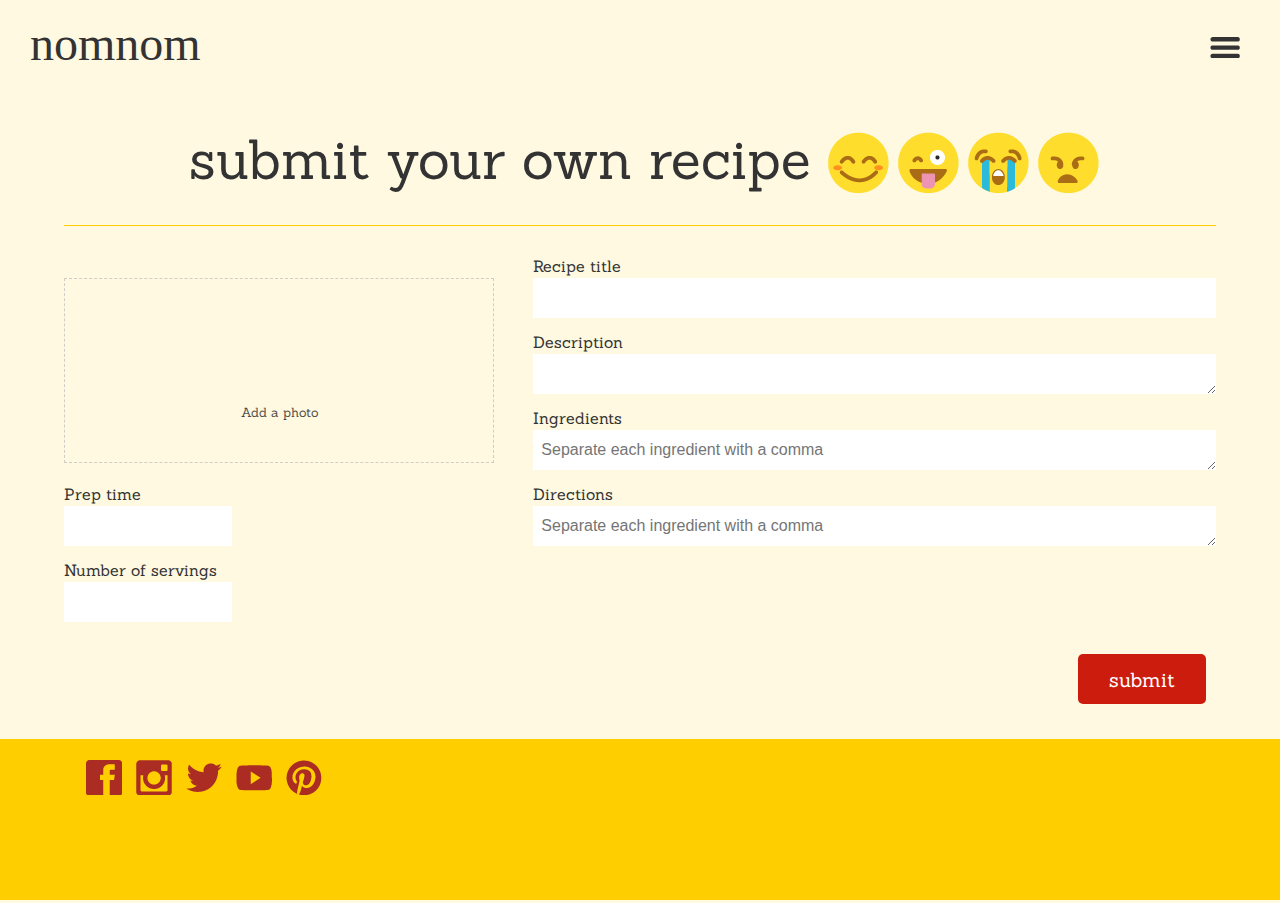
<file: submit-your-own.html>
<!DOCTYPE html>
    <html>
        <head>
            <meta name="viewport" content="width=device-width, minimum-scale=1.0, maximum-scale=1.0, user-scalable=no" />
            <meta charset="utf-8">    
            <meta name=“description” content=“nomnom” />
            <meta name=“keywords” content=“nomnom” />
            <meta name=“author” content=“nomnom” />
            <link rel="stylesheet" type="text/css" href="css/normalize.css">
            <link rel="stylesheet" type="text/css" href="css/reset.css">
            <link rel="stylesheet" type="text/css" href="css/style.css">
            <title>submit your own nomnom</title>
            <script src="https://code.jquery.com/jquery-1.12.0.min.js"></script>
           <script type="text/javascript" src="https://netdna.bootstrapcdn.com/bootstrap/3.1.1/js/bootstrap.min.js"></script>
            <link href='https://fonts.googleapis.com/css?family=Sanchez:400,400italic' rel='stylesheet' type='text/css'>      
        </head>

        <body class="body-bg">
            <div id="top">
                <header>
                    <div class="logo">
                        <a href="index.html">nomnom</a>
                    </div>

                    <div class="hamburger-icon">
                        <img src="images/hamburger.png">
                    </div>
                </header>
                    <nav>
                        <div class="cancel-icon">
                            <img src="images/cancel.png">
                        </div>
                        <ul>
                            <li id="top-item"><a href="index.html">home</a></li>                            
                            <li><a href="happy.html">sweet recipes</a></li>
                            <li><a href="silly.html">savory recipes</a></li>
                            <li><a href="angry.html">spicy recipes</a></li>
                            <li><a href="sad.html">sweet &amp salty recipes</a></li>
                            <li><a href="history.html">history of popcorn</a></li>
<!--                             <li id="last-item"><a href="popping-methods.html">traditional popping methods</a></li> -->
                        </ul>
                    </nav>
            
            <div class="title-submit">
                <h1>submit your own recipe</h1>
                <div class="small-emoji">
                    <img src="images/happy-small.png">
                    <img src="images/silly-small.png">
                    <img src="images/sad-small.png">
                    <img src="images/angry-small.png">
                </div>
            </div>

            <div class="divider-submit">
            </div>

            <form action="/personalrecipe/submitrecipe/" enctype="multipart/form-data" id="SubmitRecipeForm" method="post" class="ng-pristine ng-valid">
                <section class="create-recipe">
                    <input data-val="true" data-val-number="The field RecipeImageId must be a number." data-val-required="The RecipeImageId field is required." id="RecipeImageId" name="RecipeImageId" type="hidden" value="0">
                    <ul class="create-recipe__info">
                        <li>
                            <span class="field-validation-valid" data-valmsg-for="Title" data-valmsg-replace="true"></span>
                            <label for="Title">Recipe title</label>
                            <input class="input-wrap" data-val="true" data-val-required="Oops — don’t forget a title!" id="Title" name="Title" type="text" value>
                        </li>
                        <li>
                            <span class="field-validation-valid" data-valmsg-for="Description" data-valmsg-replace="true"></span>
                            <label for="Description">Description</label>
                            <textarea class="input-wrap description" cols="20" data-val="true" data-val-required="Please add a quick description!" id="Description" name="Description" rows="2"></textarea>
                        </li>
                        <li>
                            <span class="field-validation-valid" data-valmsg-for="Ingredients" data-valmsg-replace="true"></span>
                            <label for="Description">Ingredients</label>
                            <textarea class="input-wrap" cols="20" data-val="true" data-val-required="Oops — please add the ingredients!" id="Ingredients" name="Ingredients" placeholder="Separate each ingredient with a comma" rows="2"></textarea>
                        </li>
                        <li>
                            <span class="field-validation-valid" data-valmsg-for="Description" data-valmsg-replace="true"></span>
                            <label for="Directions">Directions</label>
                            <textarea class="input-wrap" cols="20" data-val="true" data-val-required="Oops — please add the ingredients!" id="Ingredients" name="Ingredients" placeholder="Separate each ingredient with a comma" rows="2"></textarea>
                        </li>
                    </ul>
                    <section class="create-recipe__left-rail">
                        <div>
                            <span class="field-validation-valid" data-valmsg-for="PhotoUploadFile" data-valmsg-replace="true"></span>
                            <div class="add-photo">
                                <label class="icon--picture gray">
                                    <input type="file" name="PhotoUploadFile" id="photoUpload"::after>
                                </label>
                            </div>
                        </div>
                        <ul class="create-recipe__info stats">
                            <li>
                                <span class="field-validation-valid" data-valmsg-for="PrepTime" data-valmsg-replace="true"></span>
                                <label for="PrepTime">Prep time</label>
                                <input class="input-wrap" data-val="true" data-val-required="How long does it take to make this recipe?" id="PrepTime" name="PrepTime" type="text" value>
                            </li>
                            <li>
                                <span class="field-validation-valid" data-valmsg-for="Servings" data-valmsg-replace="true"></span>
                                <label for="Servings">Number of servings</label>
                                <input class="input-wrap" data-val="true" data-val-regex="Please enter a whole number between 1 and 300." data-val-regex-pattern="\s*\d*\s*" data-val-required="The servings field is required." id="Servings" name="Servings" type="text" value>
                            </li>
                        </ul>
                    </section>

<!--                     <ul class="create-recipe__priv-pub-ka">
                        <li>
                            <label class="radio-lbl">
                                <input data-val="true" data-val-required="The RecipeAccessSpecifier field is required." id="RecipeAccessSpecifier" name="RecipeAccessSpecifier" type="radio" value="Private">
                                <span></span>
                            </label>
                            <label class="radio-lbl">
                                <input checked="checked" id="RecipeAccessSpecifier" name="RecipeAccessSpecifier" type="radio" value="Public">
                                <span></span>
                            </label>   
                        </li>
                        <li>
                            <div>
                                <input type="submit" name="SubmitRecipe" class="btns-two-small btn-gold" value="Save">
                                <a href="/cook/my" class="btns-two-small" target="_self">Cancel</a>
                            </div>
                        </li>   
                    </ul> -->
                </section>                
                    <button src="submit-your-own.html" class="submit-btn">submit</button>                    
               
            </form>
            
            <footer>
                <ul>
                    <li><a href="http://www.facebook.com" target="_blank">
                            <div class="fb">
                                <img src="images/fb.png">
                            </div></a>
                    </li>

                    <li><a href="http://www.instagram.com" target="_blank">
                            <div class="instagram">
                                <img src="images/instagram.png">
                            </div></a>
                    </li>

                    <li><a href="http://www.twitter.com" target="_blank">
                            <div class="twitter">
                                <img src="images/twitter.png">
                            </div></a>
                    </li>

                    <li><a href="http://www.youtube.com" target="_blank">
                            <div class="yt">
                                <img src="images/yt.png">
                            </div></a>
                    </li>
                    <li><a href="http://www.pinterest.com" target="_blank">
                            <div class="pinterest">
                                <img src="images/pinterest.png">
                            </div></a>
                    </li>
                </ul>
            </footer> 
            <script src="js/main.js"></script>
        </div>

        </body>
    </html>
</file>
<file: css/style.css>
* {
  box-sizing: border-box;
  -webkit-box-sizing: border-box;
  -moz-box-sizing: border-box;
}

header {
  overflow: hidden;
  position: relative;
  z-index: 9999;
  width: auto;
}

html,
body {
  height: 100%;
}

.body-bg {
  background-color: #FFF9E2;
}

.container-Cnt {
  background-color: #FFF9E2;
}

.divider {
  border-top: 1px solid #FFCE00;
  width: 88%;
  margin: 0 auto;
  margin-top: 5%;
}

.tag-featured {
  width: 300px;
  height: 30px;
  background-color: #FFCE00;
  margin: 0 auto;
  color: white;
  font-family: Bryant-Bold;
  font-size: 1.1em;
  text-align: center;
  padding-top: .4em;
}

.featured-emoji-tag {
  float: right;
}

nav {
  background-color: #FFCE00;
  width: 100% !important;
  position: fixed;
  height: 100%;
  top: 0;
  left: 0;
  right: 0;
  bottom: 0;
  z-index: 9999;
  display: none;
}

nav li {
  font-family: Sanchez;
  padding: 10px 30px 0px 0px;
  font-size: 2em;
  color: #333333;
  text-align: center;
  line-height: 54px;
  border-bottom: 1px solid #FFE472;
  padding-bottom: 18px;
}

nav li:hover {
  background-color: #FFE472;
}

#top-item {
  margin-top: 130px;
}

nav li #top-item:hover {
  height: 100px;
}

#last-item {
  border-bottom: none;
}

li a {
  color: #333;

}

.logo {
  font-family: Bryant-Bold;
  font-size: 3em;
  margin: 20px 0 0px 30px;
  float: left;
}

.logo a {
  color: #333333;
}

.hamburger-icon {
  display: inline-block;
  margin: 36px 40px 0px 0px;
  position: absolute;
  top: 0;
  right: 0;
  z-index: 999;
  cursor: pointer;
}

.cancel-icon {
  display: inline-block;
  margin: 32px 40px 0px 0px;
  position: absolute;
  top: 0;
  right: 0;
  z-index: 999;
  cursor: pointer;
}

a {
  text-decoration: none;
}

p {
  font-family: Sanchez;
  font-size: 20px;
  color: #333333;
}

/*fonts*/
@font-face {
  font-family: ‘Bryant’;
  src: url(Bryant.eot’);
  src: url(Bryant.woff’) format(‘woff’), 
       url(Bryant.ttf’) format(‘truetype’), 
             url(Bryant.svg’) format(‘svg’);

  font-family: ‘Bryant-bold’;
  src: url(Bryant-bold.eot’);
  src: url(Bryant-bold.woff’) format(‘woff’), 
       url(Bryant-bold.ttf’) format(‘truetype’), 
             url(Bryant-bold.svg’) format(‘svg’);
}

.intro {
  margin-top: 60px;
  margin-bottom: 60px;
  line-height: 35px;
  text-align: center;
}

.intro h1 {
  font-family: "Sanchez";
  font-size: 1.8em;
  color: #000;
  display: inline-block;
  margin-top: 100px;
  margin-bottom: 100px;
  width: 45%;
  position: relative;
  clear: both;
  margin: 0 auto;
}

.intro-2 p{
  font-size: 3em;
  font-family: Sanchez;
  text-align: center;
  margin-bottom: 20px;
}

#top {
  width: 100%;
  height: 100%;
  background-size: cover;
  display: inline-block;
  margin: 0 auto;
  position: relative;
  overflow: hidden; 
}

video {
  position: absolute;
  top: 50%;
  left: 50%;
  -webkit-transform: translate(-50%, -50%);
  transform: translate(-50%, -50%);
  min-width: 100%;
  min-height: 100%;
  width: auto;
  /*height: 100%;*/
  z-index: -100;
  overflow: hidden;
}

.chevron {
  position: absolute;
  left:0;
  bottom:20px;
  width: 100%;
  text-align: center;
}
.chevron img {
  display: inline-block;
}

.omnom-text {
  text-align: center;
  display: table;
  width: 100%;
  height: 100%;
  position: absolute;
  top: 0;
  left: 0;
  z-index: 10;
}

.omnom-text p {
  font-size: 6em;
  font-family: Sanchez;
  font-weight: 400;
  display: table-cell;
  vertical-align: middle;
  line-height: 70px;
  padding-bottom: 40px;
  color: #333;
}

.omnom-text-2 p {
  font-size: 2em;
  text-align: center;
  display: table;
  width: 100%;
  height: 100%;
  position: absolute;
  top: 0;
  left: 0;
  z-index: 10;
  margin-top: 300px;
}

.omnom-text-2 p {
  font-size: 30px;
  font-family: Sanchez;
  font-weight: 400;
  display: table-cell;
  vertical-align: middle;
  line-height: 70px;
  color: #333;
  padding-top: 90px;
}

.emojis {
  text-align: center;
  margin: 20px 0 50px 10px;
}

.happy {
  display: inline-block;
  margin-right: 50px;
}

#happy-text p{
  opacity: 0;
  color: #333;
  font-size: 1.5em;
  margin-top: 10px;
}

.happy:hover #happy-text p{
  opacity: 1;
}

.silly {
  display: inline-block;
  margin-right: 50px;
}

#silly-text p{
  opacity: 0;
  color: #333;
  font-size: 1.5em;
  margin-top: 10px;
}

.silly:hover #silly-text p{
  opacity: 1;
}

.sad {
  display: inline-block;
  margin-right: 50px;
}

#sad-text p{
  opacity: 0;
  color: #333;
  font-size: 1.5em;
  margin-top: 10px;
}

.sad:hover #sad-text p{
  opacity: 1;
}

.angry {
  display: inline-block;
  margin-right: 50px;
}

#angry-text p{
  opacity: 0;
  color: #333;
  font-size: 1.5em;
  margin-top: 10px;
}

.angry:hover #angry-text p{
  opacity: 1;
}

#featured {
  margin: 0 auto;
  width: 88%;
  height: 50vh;
  background: url("../images/Apple-Pie-Popcorn1.jpg"); center center no-repeat;
  background-size: cover;
  box-sizing: border-box;
  margin-bottom: 33px;
  margin-top: 20px;
}

.tag {
  background-color: #ffce00;
  right: 6%;
  margin-left: -5rem;
  padding: .75rem .5rem;
  position: absolute;
  text-align: center;
  text-transform: uppercase;
  width: 11.25rem;
}

.tag p {
  color: #ffffff;
  text-align: center;
  font-style: 1.25em; 
  font-family: Bryant-Bold;
}

#recipe-title {
  font-family: Sanchez;
  font-size: 2em;
  padding-left: 1em;
  padding-top: 1.5%;
  padding-right: 30px;
  background-color: #fff;
  color: #dd1505;
  width: 380px;
  height: 45%;
  margin-top: 10px;
}

#recipe-title p {
  font-family: Sanchez;
  line-height: 20px;
  font-size: .5em;
  padding-top: 5%;
}

#recipe-title a {
  color: #dd1505;
}

#get-recipe a {
  text-decoration: none;
  font-family: Sanchez;
  font-size: 1em;
  color: #CC1C0E;
  margin-left: 2.5%;
}

/*general styes for each recipe page*/
#recipe {
  background-color: white;
}

.grey {
  background-color: #ECECEC;
  margin-top: 150px;
  top: 0;
  left: 0;
  height: 1500px;
}

.structure {
  top: -120px;
  position: relative;
  height: 700px;
  box-sizing: border-box;
}

.title {
  width: 18%;
  height: 100px;
  margin: 0 auto;
}

.title h1 {
  font-size: 3.43em;
  margin-top: 5%;
  margin-bottom: 1%;
  color: #333;
  font-family: "Sanchez";
  display: inline-block;
}

.title-sad {
  width: 30%;
  margin-left: 35%;
}

.title-sad h1 {
  font-size: 3.43em;
  margin-top: 5%;
  margin-bottom: 1%;
  color: #333;
  font-family: "Sanchez";
  display: inline-block;
}

.small-emoji {
  display: inline-block;
  position: relative;
  top: 16px;
  left: 10px;
}

/*sweet*/
.featured {
  margin: auto;
  width: 88%;
  height: 69%;
  background: url("../images/Apple-Pie-Popcorn1.jpg"); center center no-repeat;
  position: relative;
  box-sizing: border-box;
}

.recipe-title {
  font-family: Sanchez;
  font-size: 2.8em;
  padding-left: 30px;
  padding-top: 30px;
  padding-right: 30px;
  background-color: #F8F8F8;
  color: #dd1505;
  width: 350px;
  height: 275px;
  margin-top: 10px;
}

.recipe-title p {
  padding-top: 20px;
  font-family: Sanchez;
  line-height: 20px;
  font-size: .4em;
}

.recipe-title a {
  color: #dd1505;
}

.recipe-parent {
  width: 100%;
  clear: both;
}

.more-recipes {
  width: 88%;
  padding-top: 33px;
  margin: 0 auto;
}

#more-recipes {
  width: 88%;
  margin: 0 auto;
  overflow: hidden;
  margin-bottom: 80px;
}

.column {
  background-color: #fff;
  width: 400px;
  height: 350px;
  float: left;
  box-sizing: border-box;
  margin-right: 33px;
}

#column {
  background-color: #fff;
  width: 400px;
  height: 350px;
  float: right;
  box-sizing: border-box;
}

.column-img img{
  width: 100%;
  height: 200px;
}

.column-text {
  padding: 2% 4% 0 4%;
}

.column-title a {
  color: #dd1505;
  font-family: "Sanchez";
}

.column-blurb {
  margin-top: 3%;
  font-size: .9em;
  font-family: Sanchez;
  line-height: 18px;
}

.get-recipe {
  padding-top: 6%;
}

.get-recipe a {
  text-decoration: none;
  font-family: Sanchez;
  font-size: 1em;
  color: #dd1505;
}

/*savory*/
.featured-savory {
  margin: auto;
  width: 88%;
  height: 69%;
  background: url("../images/lemony-kale.jpg"); center center no-repeat;
  position: relative;
  box-sizing: border-box;
}

.featured-savory .recipe-title {
  height: 200px;
}

/*sweet & salty*/
.featured-sweet-salty {
  margin: auto;
  width: 88%;
  height: 69%;
  background: url("../images/sea-salt-chocolate.jpg"); center center no-repeat;
  position: relative;
  box-sizing: border-box;
}

/*spicy*/
.featured-spicy {
  margin: auto;
  width: 88%;
  height: 69%;
  background: url("../images/spicy-curry.jpg"); center center no-repeat;
  position: relative;
  box-sizing: border-box;
}

.more-recipes .row-2 {
  margin-top: 383px;
  overflow: hidden;
}

.did-you-know {
  background-color: #FFF9E2;
  width: 400px;
  height: 350px;
  display: inline-block;
  float: right;
  box-sizing: border-box;
}

.did-you-know-text {
  width: 90%;
  padding-left: 7%;
  padding-top: 25%;
  text-align: center;
}

.did-you-know h1 {
  font-size: 2em;
  font-family: Sanchez;
  color: #333;
  padding-top: 2%;
  padding-bottom: 4%;
}

.did-you-know p {
  font-size: 1em;
  font-family: Sanchez;
  color: #333;
  line-height: 18px;
}

footer {
  background-color: #ffce00;
  width: 100%;
  height: 200px;
}

footer li .fb{
  display: inline-block;
  margin-top: 20px;
  margin-left: 76px;
}

footer li {
  display: inline-block;
  text-align: center;
  margin-left: 10px;
}

.happy-footer {
  margin-top: 40px;
}

/*history*/
#top-image {
  background-color: #FFF1B6;
  z-index: -100;
  height: 100%;
}

.date p {
  margin-top: 40px;
  text-align: center;
  font-size: 4em;
  font-family: Sanchez;
}

.first-text p {
  margin-top: 10px;
  text-align: center;
  font-size: 1.5em;
  font-family: Sanchez;
}

.divider-top {
  border-top: 1px solid #FFCE00;
  width: 300px;
  margin-top: 16px;
  margin-left: 570px;
}

.squanto {
  text-align: center;
  margin-top: 30px;
}

.second-text p {
  width: 52%;
  text-align: center;
  margin: 60px 0 100px 340px;
  font-family: Sanchez;
  line-height: 24px;
}

.second {
  background-color: #fff;
  width: 100%;
  height: 670px;
}

.second .date p {
  margin-top: 50px;
  text-align: center;
  font-size: 4em;
  font-family: Sanchez;
}

.second .second-text p {
  width: 52%;
  text-align: center;
  margin-top: 80px;
  margin-bottom: 540px;
  font-family: Sanchez;
}

.states {
  text-align: center;
  margin-top: 50px;
}

.third {
  background-color: #FFF1B6;
  width: 100%;
  height: 750px;
}

.third .date p {
  padding-top: 50px;
  text-align: center;
  font-size: 4em;
  font-family: Sanchez;
}

.third .second-text p {
  width: 52%;
  text-align: center;
  margin-top: 80px;
  margin-left: 340px;
  font-family: Sanchez;
}

.fourth {
  background-color: #fff;
  width: 100%;
  height: 700px;
}

.fourth .date p {
  text-align: center;
  font-size: 4em;
  font-family: Sanchez;
}

.fourth .second-text p {
  width: 52%;
  text-align: center;
  margin-top: 80px;
  margin-left: 340px;
  font-family: Sanchez;
}

/**
 * For modern browsers
 * 1. The space content is one way to avoid an Opera bug when the
 *    contenteditable attribute is included anywhere else in the document.
 *    Otherwise it causes space to appear at the top and bottom of elements
 *    that are clearfixed.
 * 2. The use of `table` rather than `block` is only necessary if using
 *    `:before` to contain the top-margins of child elements.
 */
.cf:before,
.cf:after {
    content: " "; /* 1 */
    display: table; /* 2 */
}

.cf:after {
    clear: both;
}

/**
 * For IE 6/7 only
 * Include this rule to trigger hasLayout and contain floats.
 */
.cf {
    *zoom: 1;
}

/*.submit {
  font-family: Sanchez;
  background-color: #CC1C0E;
  border: none;
  width: 400px;
  height: 100px;
  margin-top: 33px;
  font-size: 1.5em;
  color: white;
  border-radius: 5px;
  margin-left: 433px;
}

.submit:hover {
  background-color: #B71B0E;
}*/

/*submit your own recipe*/
.divider-submit {
  border-top: 1px solid #FFCE00;
  width: 90%;
  margin: 0 auto;
}

.title-submit {
  text-align: center;
  margin-bottom: 3%;
}

.title-submit h1 {
  font-size: 3.43em;
  margin-top: 5%;
  color: #333;
  font-family: "Sanchez";
  display: inline-block;
}

.create-recipe__info.stats {
  margin-top: 2.7em;
  width: 100%;
}

form {
  width: 100%;
  height: 57%;
}

.create-recipe {
  float: left;
  width: 90%;
  margin: 1.5em 5%;
  display: block;
  box-sizing: border-box;
}

input {
  color: red;
  border: 0;
  -webkit-appearance: none;
  line-height: normal;
  font-family: Sanchez;
}

.create-recipe__info {
  width: 59.26%;
  float: right;
}

.create-recipe__info li {
  width: 100%;
  margin: .5rem auto;
  float: left;
}

.create-recipe__info li label {
  float: left;
  margin-bottom: .25rem;
  margin-right: .25rem;
  color: #333;
  font-family: Sanchez;
}

.create-recipe__info li input[type="text"], .create-recipe__info li textarea {
  float: left;
  clear: both;
  width: 100%;
  height: 2.5rem;
  line-height: 1.5rem;
  padding: .25rem .5rem;
  border-radius: 0;
  color: #4d4d4d!important;
  font-size: 1rem;
}

.create-recipe__left-rail {
  width: 34%;
  position: relative;
  float: left;
}

.create-recipe__left-rail>div {
  float: left;
  width: 100%;
}

.create-recipe .add-photo {
  width: 276px;
  height: 185px;
  margin-left: 0;
}

.create-recipe .icon--picture.gray {
  width: 430px;
  height: 185px;
  background-position: center 48px;
  background-size: 21%;
  position: relative;
  left: 0;
  top: 28px;
  display: block;
  transform: scale(1);
  opacity: .7;
  cursor: pointer;
  background-repeat: no-repeat;
  border: 1px dashed #bbb;
}

.icon--picture.gray {
  background-image: url(http://images.media-allrecipes.com/ar-images/icons/pic-icon-gray.svg);
}

.create-recipe .icon--picture.gray:after {
  content: "Add a photo";
  display: block;
  margin-top: 10em;
  text-align: center;
  font-size: .8rem;
  font-family: Sanchez;
}

.create-recipe__info.stats li {
  width: 43%;
  white-space: nowrap;
  margin-left: 0;
  margin-right: 30px;
}

.create-recipe__info.stats li label {
  white-space: nowrap;
}

.create-recipe__info li input[type="text"], .create-recipe__info li textarea {
  float: left;
  clear: both;
  width: 100%;
  height: 2.5rem;
  line-height: 1.5rem;
  padding: .25rem .5rem;
  border-radius: 0;
  color: #4d4d4d!important;
  font-size: 1rem;
  padding-top: .5rem;
  border: black;
}

.create-recipe__info.stats li .italic, .create-recipe__info.stats li .grid-col__video__text {
  font-family: Sanchez;
  font-style: italic;
}

.submit-btn {
  font-family: Sanchez;
  background-color: #CC1C0E;
  border: none;
  width: 10%;
  height: 50px;
  margin-right: 74px;
  float: right;
  font-size: 1.25em;
  color: white;
  border-radius: 5px;
  position: relative;
}

.submit-btn:hover {
  background-color: #B71B0E;
}

#photoUpload {
  display: none;
}

/* RESPONSIVE: Tablet*/
@media only screen and (min-width: 768px) and (max-width: 1024px) {
.logo {
  margin-left: 15px;
  }

.hamburger-icon {
  margin-right: 20px;
}
}

/* RESPONSIVE: Phone*/
@media only screen and (max-width: 767px) {
/*global*/
.logo {
  font-family: Bryant-Bold;
  font-size: 2em;
  margin: 16px 0 0px 20px;
  float: left;
}

.hamburger-icon {
  display: inline-block;
  margin: 20px 25px 0px 0px;
  position: absolute;
  top: 0;
  right: 0;
  z-index: 999;
  cursor: pointer;
}

.cancel-icon {
  display: inline-block;
  margin: 23px 32px 0px 0px;
  position: absolute;
  top: 0;
  right: 0;
  z-index: 999;
  cursor: pointer;
}

nav li {
  font-family: Sanchez;
  padding: 0px 30px 0px 0px;
  font-size: 2em;
  color: #333333;
  text-align: center;
  line-height: 54px;
  border-bottom: 1px solid #FFE472;
  padding-bottom: 18px;
  padding-left: 20px;
}

/*phone homepage*/
.omnom-text {
  text-align: center;
  display: table;
  width: 100%;
  height: 100%;
  position: absolute;
  top: 0;
  left: 0;
  z-index: 10;
}

.omnom-text p {
  font-size: 3em;
  font-family: Sanchez;
  font-weight: 400;
  display: table-cell;
  vertical-align: middle;
  line-height: 70px;
  padding-bottom: 40px;
  color: #333;
}

.omnom-text-2 p{
  font-size: 1.5em;
  text-align: center;
  display: table;
  width: 100%;
  height: 100%;
  position: absolute;
  top: 20;
  left: 0;
  z-index: 10;
  line-height: 22px;
}

.intro h1 {
  font-family: "Sanchez";
  font-size: 1.3em;
  color: #000;
  display: inline-block;
  margin-top: 100px;
  margin-bottom: 100px;
  width: 90%;
  position: relative;
  clear: both;
  margin: 0 auto;
  line-height: 28px;
}

.intro-2 p{
  font-size: 2em;
  font-family: Sanchez;
  text-align: center;
  margin-bottom: 20px;
}

.emojis {
  text-align: center;
  padding-left: 30px;
}

#happy-text p{
  opacity: 0;
  color: #333;
  font-size: 1.5em;
  margin-top: 10px;
  margin-bottom: 14px;
}

#silly-text p{
  opacity: 0;
  color: #333;
  font-size: 1.5em;
  margin-top: 10px;
  margin-bottom: 14px;
}

#sad-text p{
  opacity: 0;
  color: #333;
  font-size: 1.5em;
  margin-top: 10px;
  margin-bottom: 14px;
}

/*phone happy sweet*/
#recipe {
  background-color: white;
}

#featured {
  margin: 0 auto;
  width: 88%;
  height: 50vh;
  background: url("../images/Apple-Pie-Popcorn1.jpg"); center center no-repeat;
  background-size: cover;
  box-sizing: border-box;
  margin-bottom: 33px;
  margin-top: 80px;
}

#recipe-title {
  font-family: Sanchez;
  font-size: 2em;
  padding-left: 1em;
  padding-top: 1.5%;
  background-color: #fff;
  color: #dd1505;
  width: 100%;
  height: 40%;
  margin-top: 10px;
}

#recipe-title p {
  padding-top: 10px;
  font-family: Sanchez;
  line-height: 20px;
  font-size: .5em;
}

#recipe-title a {
  color: #dd1505;
}

#get-recipe a {
  text-decoration: none;
  font-family: Sanchez;
  font-size: .5em;
  color: #CC1C0E;
}

.grey {
  background-color: #ECECEC;
  margin-top: 150px;
  top: 0;
  left: 0;
  height: 2500px;
}

.structure {
  top: -120px;
  position: relative;
  height: 700px;
  box-sizing: border-box;
}

.title {
  width: 18%;
  margin: 0 auto;
}

.title h1 {
  font-size: 3.43em;
  margin-top: 5%;
  color: #333;
  font-family: "Sanchez";
  display: inline-block;
}

.small-emoji {
  display: inline-block;
  position: relative;
  top: 16px;
  left: 10px;
}

.featured {
  margin: auto;
  width: 94%;
  height: 350px;
  background: url("../images/Apple-Pie-Popcorn1.jpg"); center center no-repeat;
  position: relative;
  box-sizing: border-box;
}

.recipe-title {
  font-family: Sanchez;
  font-size: 1.25em;
  padding-left: 30px;
  padding-top: 20px;
  padding-right: 30px;
  background-color: #F8F8F8;
  color: #dd1505;
  width: 380px;
  height: 33%;
  margin-top: 10px;
}

.recipe-title p {
  padding-top: 12px;
  font-family: Sanchez;
  line-height: 16px;
  font-size: .7em;
}

.recipe-title a {
  color: #dd1505;
}

.recipe-parent {
  width: 100%;
  clear: both;
}

.more-recipes {
  width: 94%;
  padding-top: 33px;
  margin: 0 auto;
}

.column {
  background-color: #fff;
  width: 100%;
  height: 350px;
  box-sizing: border-box;
  margin-bottom: 10px;
}

#column {
  background-color: #fff;
  width: 100%;
  height: 350px;
  box-sizing: border-box;
  margin-bottom: 10px;
}

.column-img img{
  width: 100%;
  height: 200px;
}

.column-text {
  padding: 2% 4% 0 4%;
}

.column-title a {
  color: #dd1505;
  font-family: "Sanchez";
}

.column-blurb {
  margin-top: 3%;
  font-size: .9em;
  font-family: Sanchez;
  line-height: 18px;
}

.get-recipe {
  padding-top: 6%;
}

.get-recipe a {
  text-decoration: none;
  font-family: Sanchez;
  font-size: 1em;
  color: #dd1505;
}

.more-recipes .row-2 {
  clear: both;
  margin-bottom: 33px;
}

.did-you-know {
  background-color: #FFF9E2;
  width: 400px;
  height: 350px;
  display: inline-block;
  box-sizing: border-box;
  text-align: center;
}

.did-you-know-text {
  width: 90%;
  padding-left: 14%;
  padding-top: 28%;
  text-align: center;
}

.did-you-know h1 {
  font-size: 2em;
  font-family: Sanchez;
  color: #333;
  padding-bottom: 4%;
}

.did-you-know p {
  font-size: 1em;
  font-family: Sanchez;
  color: #333;
  line-height: 18px;
}

.submit {
  font-family: Sanchez;
  background-color: #CC1C0E;
  border: none;
  width: 94%;
  height: 10%;
  margin-top: 3%;
  font-size: 1em;
  color: white;
  border-radius: 5px;
  position: relative;
  z-index: 9999;
}

.submit:hover {
  background-color: #B71B0E;
}

/*phone silly savory*/
#recipe {
  background-color: white;
}

.featured-savory{
  margin: auto;
  width: 94%;
  height: 350px;
  background: url("../images/lemony-kale.jpg"); center center no-repeat;
  position: relative;
  box-sizing: border-box;
}

.featured-savory .recipe-title {
  font-family: Sanchez;
  font-size: 2em;
  padding-left: 1em;
  padding-top: 6%;
  background-color: #F8F8F8;
  color: #dd1505;
  width: 100%;
  height: 40%;
  margin-top: 10px;
}

.featured-savory .recipe-title p {
  padding-top: 4%;
  font-family: Sanchez;
  line-height: 20px;
  font-size: .5em;
}

.featured-savory .recipe-title a {
  color: #dd1505;
}

.did-you-know-text {
  width: 90%;
  padding-left: 14%;
  padding-top: 26%;
  text-align: center;
}

/*phone angry spicy*/
.featured-spicy{
  margin: auto;
  width: 94%;
  height: 350px;
  background: url("../images/spicy-curry.jpg"); center center no-repeat;
  position: relative;
  box-sizing: border-box;
}

.featured-spicy .recipe-title {
  font-family: Sanchez;
  font-size: 2em;
  padding-left: 1em;
  padding-top: 6%;
  background-color: #F8F8F8;
  color: #dd1505;
  width: 100%;
  height: 50%;
  margin-top: 10px;
}

.featured-spicy .recipe-title p {
  padding-top: 4%;
  font-family: Sanchez;
  line-height: 20px;
  font-size: .5em;
}

/*phone sad sweet & salty*/
.featured-sweet-salty{
  margin: auto;
  width: 94%;
  height: 350px;
  background: url("../images/sea-salt-chocolate.jpg"); center center no-repeat;
  position: relative;
  box-sizing: border-box;
}

.featured-sweet-salty .recipe-title {
  font-family: Sanchez;
  font-size: 2em;
  padding-left: 1em;
  padding-top: 6%;
  background-color: #F8F8F8;
  color: #dd1505;
  width: 100%;
  height: 60%;
  margin-top: 10px;
}

.featured-sweet-salty .recipe-title p {
  padding-top: 4%;
  font-family: Sanchez;
  line-height: 20px;
  font-size: .5em;
}

.title-sad {
  width: 30%;
  margin-left: 30%;
  margin-right: 20%;
}

.title-sad h1 {
  font-size: 2em;
  width: 300px;
  margin-top: 20%;
  margin-bottom: 1%;
  color: #333;
}

/*phone history*/
#top-image {
  z-index: -100;
  height: 100%;
}

.date p {
  margin-top: 40px;
  text-align: center;
  font-size: 2.7em;
  font-family: Sanchez;
}

.first-text p {
  margin-top: 10px;
  position: relative;
  text-align: center;
  font-size: 1.4em;
  font-family: Sanchez;
}

.title {
  width: 18%;
  height: 100px;
  margin: 0 auto;
}

.title h1 {
  font-size: 2.5em;
  margin-top: 5%;
  margin-bottom: 1%;
  color: #333;
  font-family: "Sanchez";
  display: inline-block;
  text-align: center;
}

.second-text p {
  width: 80%;
  margin: 10% 25% 2% 0%;
  font-family: Sanchez;
  line-height: 1em;
  font-size: 1.1em;
  padding-left: 12%;
}

.second {
  background-color: #FFF;
  width: 100%;
  height: 661px;
}

.second .date p {
  margin-top: 50px;
  text-align: center;
  font-size: 2em;
  font-family: Sanchez;
}

.second .second-text p {
  width: 80%;
  margin: 10% 25% 2% 0%;
  font-family: Sanchez;
  line-height: 1em;
  font-size: 1.1em;
  padding-left: 12%;
}

.third {
  background-color: #FFF1B6;
  width: 100%;
  height: 762px;
}

.third .date p {
  margin-top: 50px;
  text-align: center;
  font-size: 2em;
  font-family: Sanchez;
}

.third .second-text p {
  width: 80%;
  margin: 10% 25% 2% 0%;
  font-family: Sanchez;
  line-height: 1em;
  font-size: 1.1em;
  padding-left: 12%;
}

.fourth {
  background-color: #fff;
  width: 100%;
  height: 670px;
}

.fourth .date p {
  margin-top: 50px;
  text-align: center;
  font-size: 2em;
  font-family: Sanchez;
}

.fourth .second-text p {
  width: 80%;
  margin: 10% 25% 2% 0%;
  font-family: Sanchez;
  line-height: 1em;
  font-size: 1.1em;
  padding-left: 12%;
}

/*footer*/
footer {
  background-color: #ffce00;
  width: 100%;
  height: 150px;
}

footer li .fb{
  margin-left: 70px;
}
}
</file>
